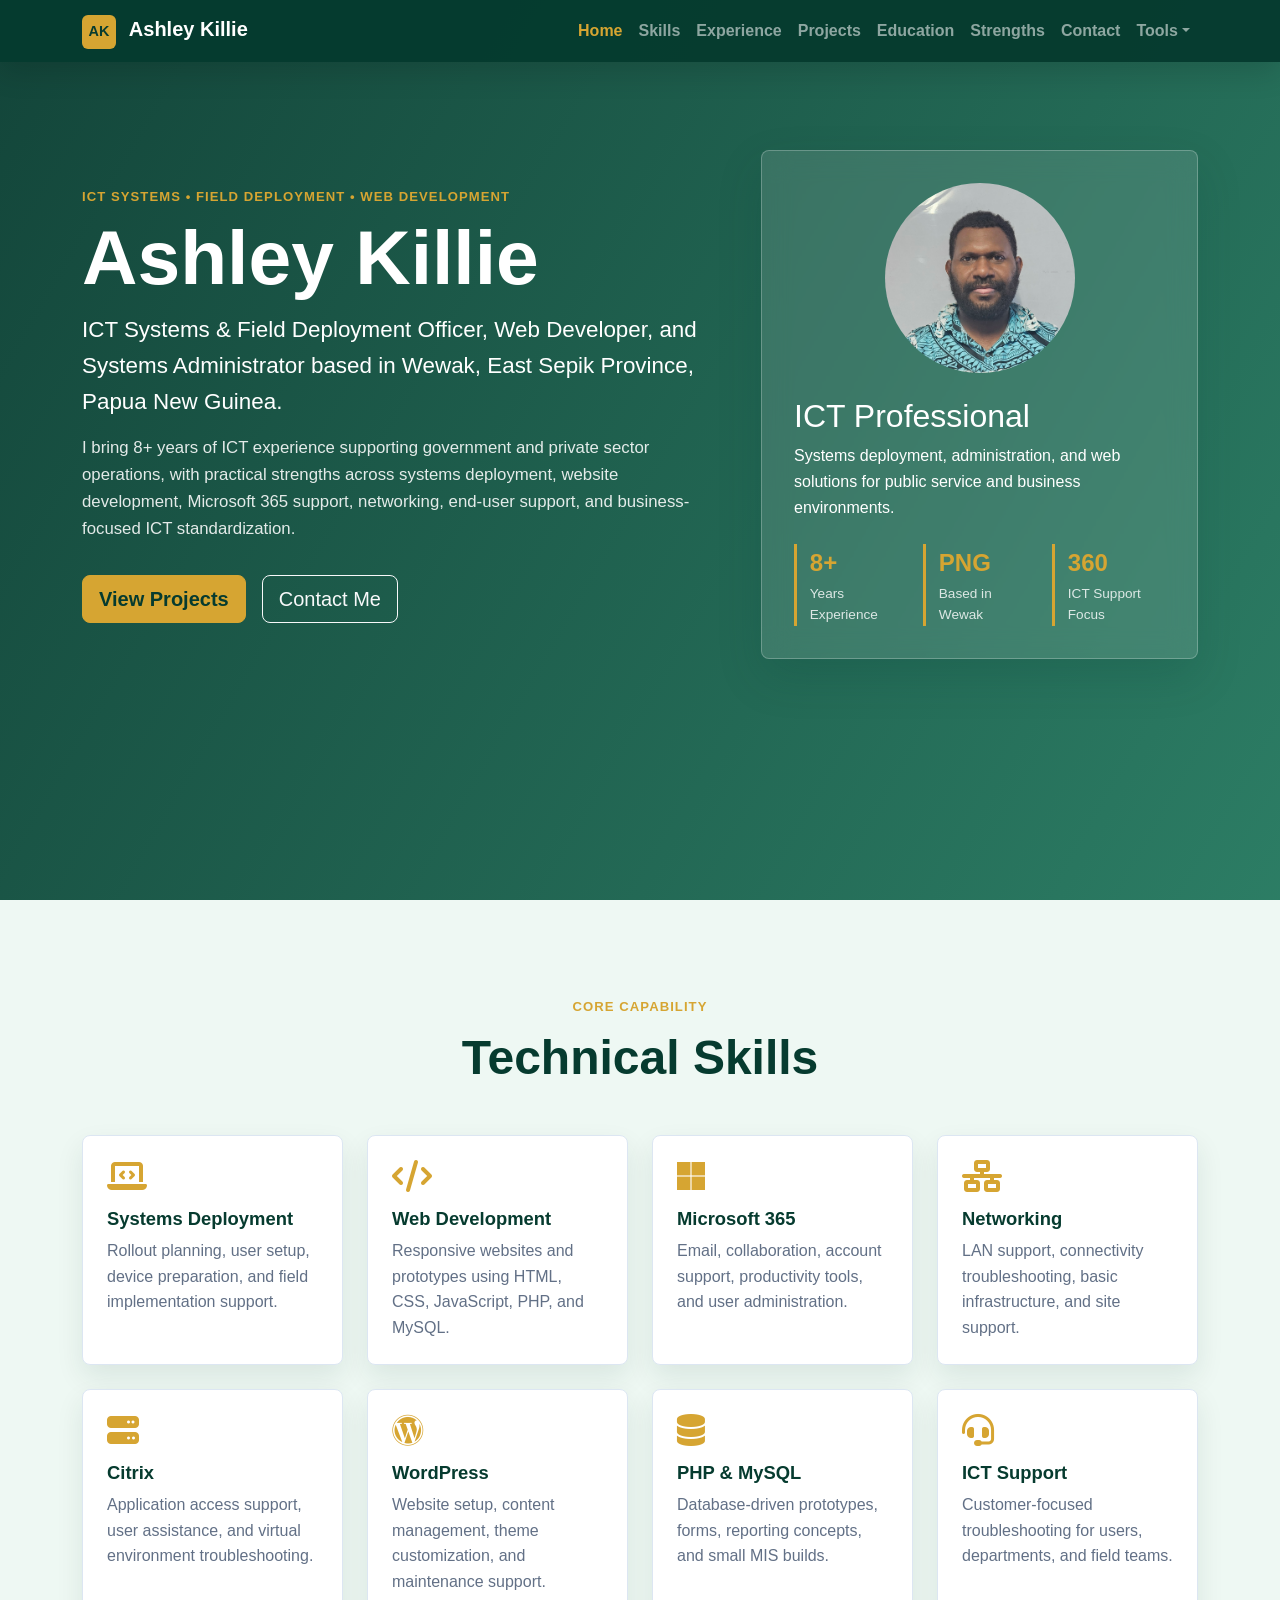
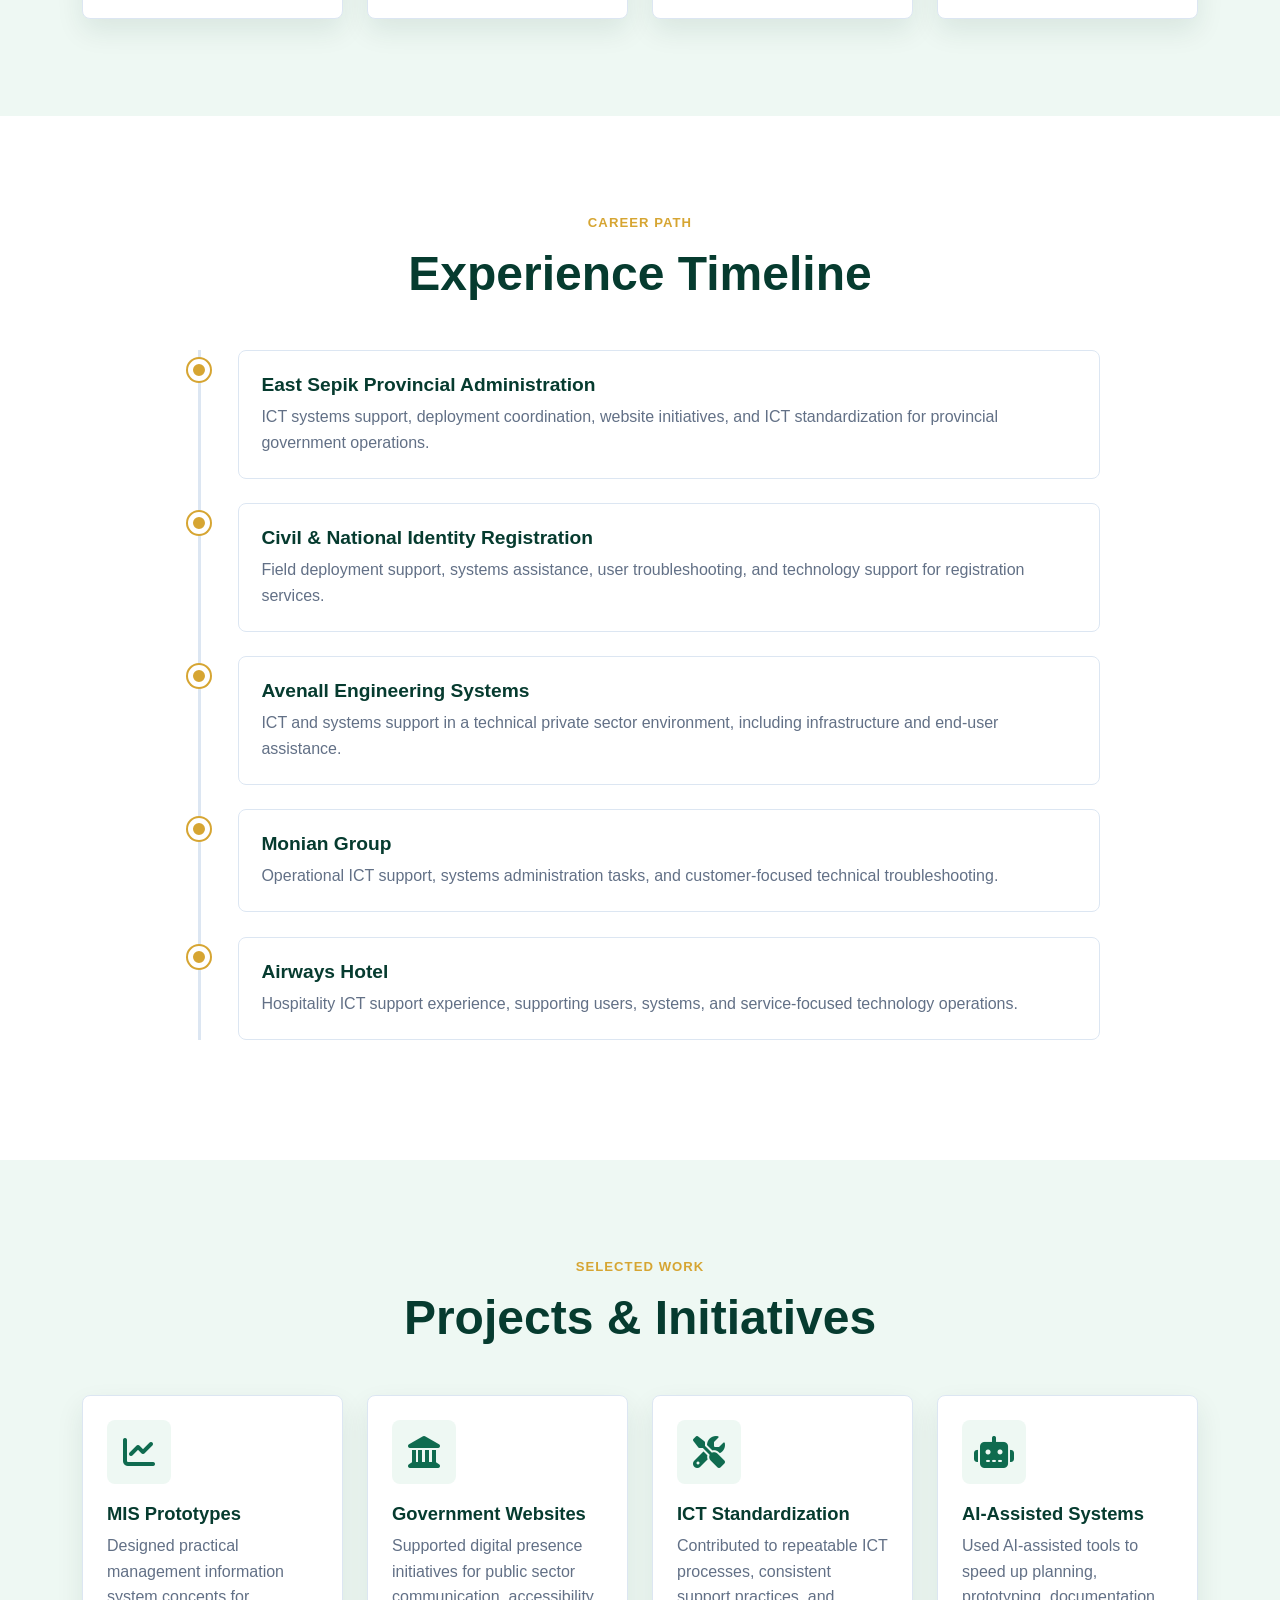
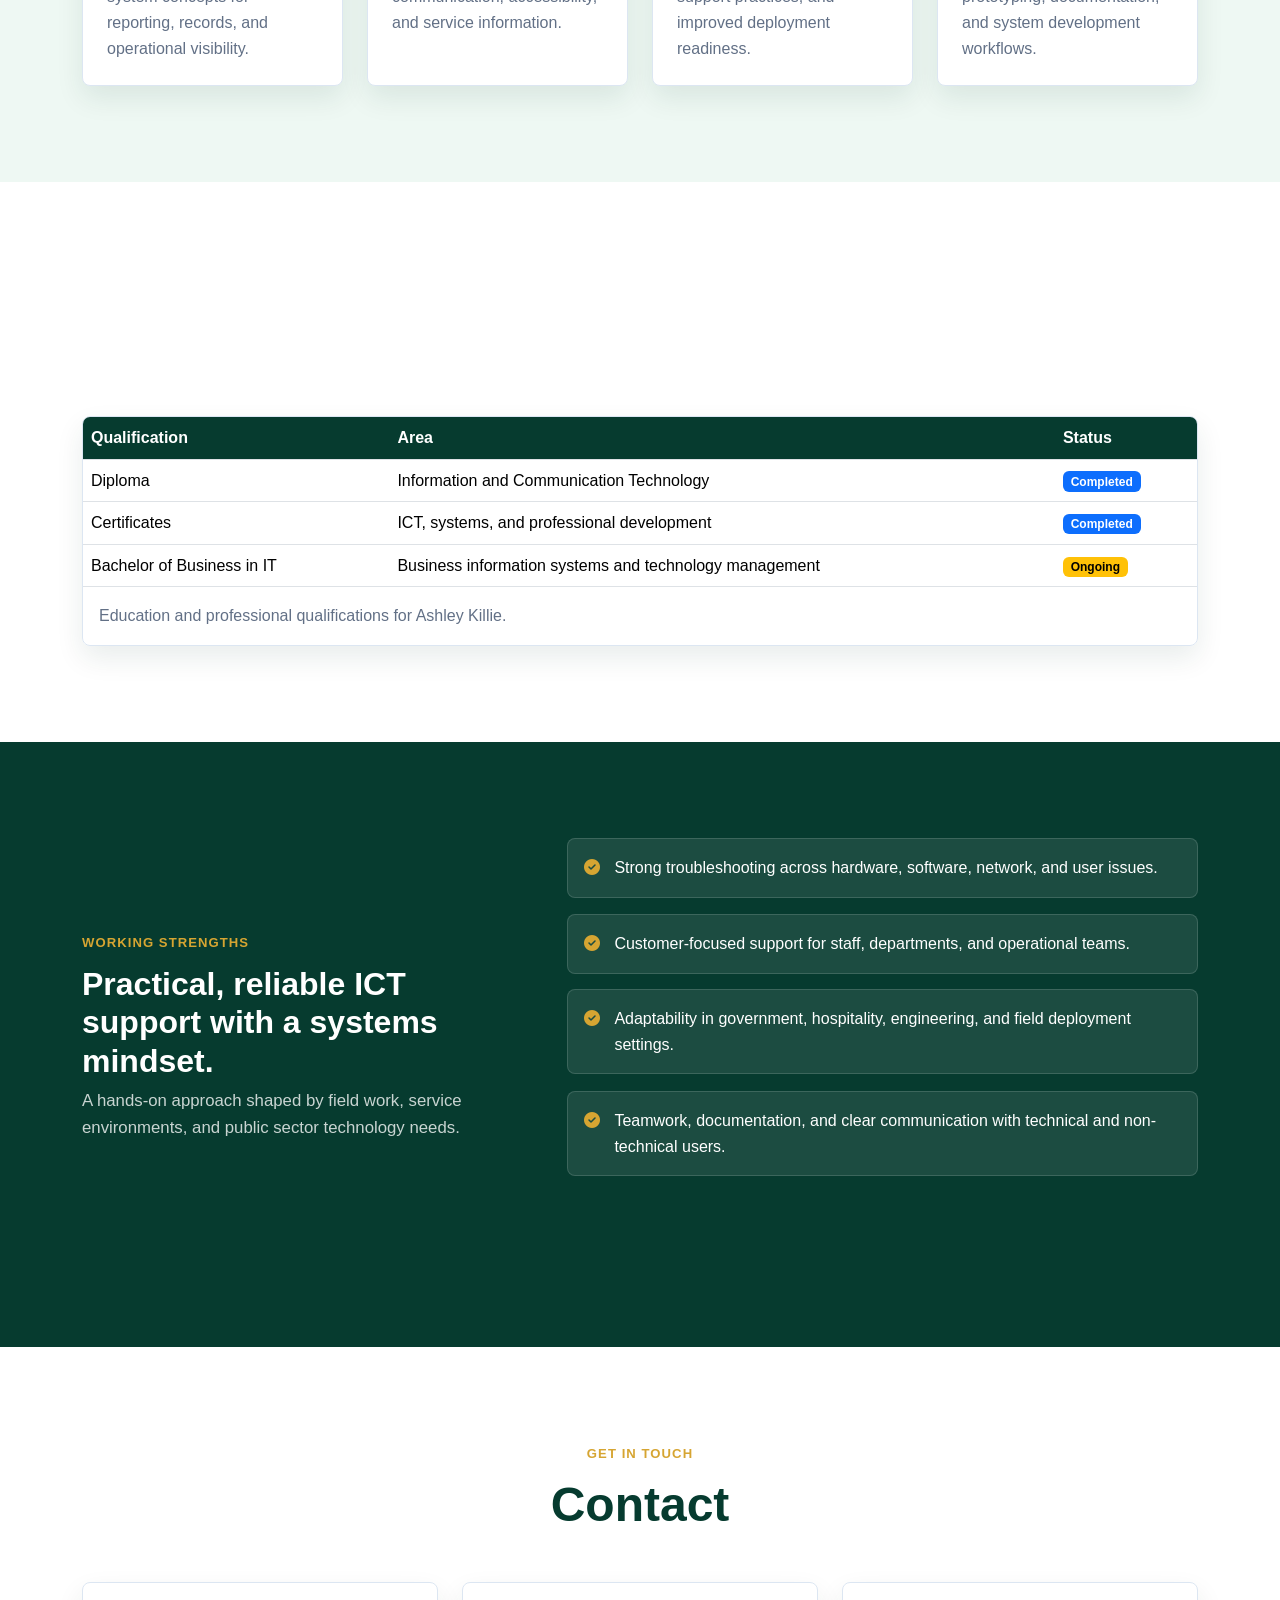
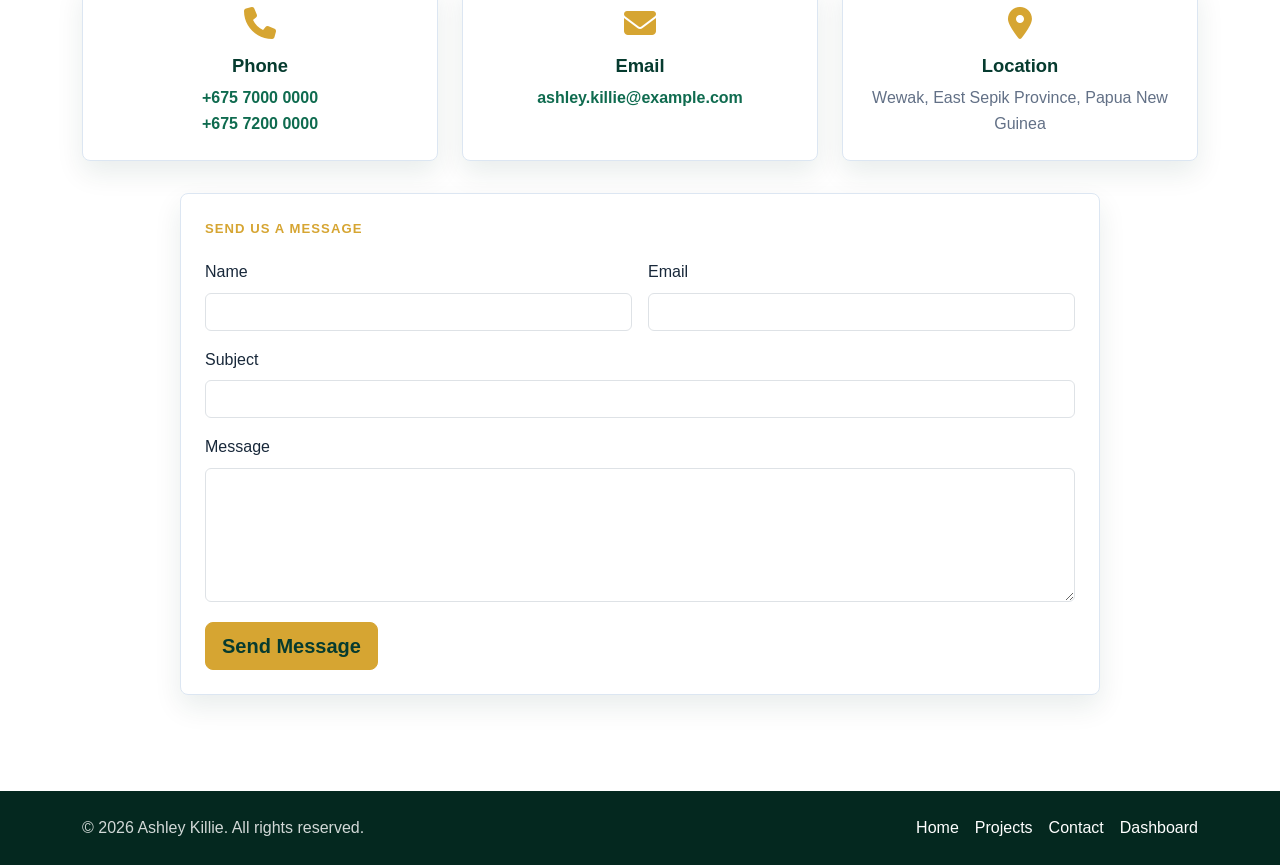
<file: index.html>
<!doctype html>
<html lang="en">
  <head>
    <meta charset="utf-8">
    <meta name="viewport" content="width=device-width, initial-scale=1">
    <meta name="description" content="Portfolio website for Ashley Killie, ICT Systems & Field Deployment Officer, Web Developer, and Systems Administrator based in Wewak, East Sepik Province, Papua New Guinea.">
    <title>Ashley Killie | ICT Systems & Web Portfolio</title>
    <link rel="preconnect" href="https://cdn.jsdelivr.net">
    <link rel="preconnect" href="https://cdnjs.cloudflare.com">
    <link href="https://cdn.jsdelivr.net/npm/bootstrap@5.3.3/dist/css/bootstrap.min.css" rel="stylesheet">
    <link href="https://cdnjs.cloudflare.com/ajax/libs/font-awesome/6.5.2/css/all.min.css" rel="stylesheet">
    <link href="styles.css?v=20260527" rel="stylesheet">
  </head>
  <body>
    <a class="skip-link" href="#main">Skip to main content</a>

    <header>
      <nav class="navbar navbar-expand-lg fixed-top navbar-dark" aria-label="Primary navigation">
        <div class="container">
          <a class="navbar-brand fw-bold" href="#home" aria-label="Ashley Killie home">
            <span class="brand-mark">AK</span>
            Ashley Killie
          </a>
          <button class="navbar-toggler" type="button" data-bs-toggle="collapse" data-bs-target="#mainNav" aria-controls="mainNav" aria-expanded="false" aria-label="Toggle navigation">
            <span class="navbar-toggler-icon"></span>
          </button>
          <div class="collapse navbar-collapse" id="mainNav">
            <ul class="navbar-nav ms-auto mb-2 mb-lg-0">
              <li class="nav-item"><a class="nav-link" href="#home">Home</a></li>
              <li class="nav-item"><a class="nav-link" href="#skills">Skills</a></li>
              <li class="nav-item"><a class="nav-link" href="#experience">Experience</a></li>
              <li class="nav-item"><a class="nav-link" href="#projects">Projects</a></li>
              <li class="nav-item"><a class="nav-link" href="#education">Education</a></li>
              <li class="nav-item"><a class="nav-link" href="#strengths">Strengths</a></li>
              <li class="nav-item"><a class="nav-link" href="#contact">Contact</a></li>
              <li class="nav-item dropdown">
                <a class="nav-link dropdown-toggle" href="#" id="toolsDropdown" role="button" data-bs-toggle="dropdown" aria-expanded="false">Tools</a>
                <ul class="dropdown-menu" aria-labelledby="toolsDropdown">
                  <li><a class="dropdown-item" href="digital-clock.html"><i class="fa-solid fa-clock"></i> Digital Clock</a></li>
                  <li><a class="dropdown-item" href="weather-dashboard.html"><i class="fa-solid fa-cloud-sun"></i> Weather Dashboard</a></li>
                  <li><hr class="dropdown-divider"></li>
                  <li><a class="dropdown-item" href="dashboard.html"><i class="fa-solid fa-gauge"></i> Dashboard</a></li>
                </ul>
              </li>
            </ul>
          </div>
        </div>
      </nav>
    </header>

    <main id="main">
      <section id="home" class="hero section-padding">
        <div class="container">
          <div class="row align-items-center g-5">
            <div class="col-lg-7">
              <p class="eyebrow">ICT Systems • Field Deployment • Web Development</p>
              <h1>Ashley Killie</h1>
              <p class="lead">
                ICT Systems & Field Deployment Officer, Web Developer, and Systems Administrator based in Wewak, East Sepik Province, Papua New Guinea.
              </p>
              <p class="hero-summary">
                I bring 8+ years of ICT experience supporting government and private sector operations, with practical strengths across systems deployment, website development, Microsoft 365 support, and tech troubleshooting. I'm confident with modern web development tools and actively use AI-assisted solutions for faster prototyping and learning.
              </p>
              <div class="hero-actions">
                <a class="btn btn-gold btn-lg" href="#projects">View Projects</a>
                <a class="btn btn-outline-light btn-lg" href="#contact">Contact Me</a>
              </div>
            </div>
            <div class="col-lg-5">
              <div class="profile-card" aria-label="Professional profile highlights">
                <figure class="profile-photo">
                  <img src="assets/ashley-profile.jpg" alt="Portrait of Ashley Killie" onerror="this.classList.add('is-hidden'); this.nextElementSibling.classList.remove('is-hidden');">
                  <span class="avatar-placeholder is-hidden" aria-hidden="true">
                    <i class="fa-solid fa-user-tie"></i>
                  </span>
                </figure>
                <h2>ICT Professional</h2>
                <p>Systems deployment, administration, and web solutions for public service and business environments.</p>
                <dl class="profile-stats">
                  <div>
                    <dt>8+</dt>
                    <dd>Years Experience</dd>
                  </div>
                  <div>
                    <dt>PNG</dt>
                    <dd>Based in Wewak</dd>
                  </div>
                  <div>
                    <dt>360</dt>
                    <dd>ICT Support Focus</dd>
                  </div>
                </dl>
              </div>
            </div>
          </div>
        </div>
      </section>

      <section id="skills" class="section-padding bg-light-blue">
        <div class="container">
          <div class="section-heading">
            <p class="eyebrow">Core Capability</p>
            <h2>Technical Skills</h2>
          </div>
          <div class="row g-4">
            <div class="col-sm-6 col-lg-3">
              <article class="skill-card">
                <i class="fa-solid fa-laptop-code" aria-hidden="true"></i>
                <h3>Systems Deployment</h3>
                <p>Rollout planning, user setup, device preparation, and field implementation support.</p>
              </article>
            </div>
            <div class="col-sm-6 col-lg-3">
              <article class="skill-card">
                <i class="fa-solid fa-code" aria-hidden="true"></i>
                <h3>Web Development</h3>
                <p>Responsive websites and prototypes using HTML, CSS, JavaScript, PHP, and MySQL.</p>
              </article>
            </div>
            <div class="col-sm-6 col-lg-3">
              <article class="skill-card">
                <i class="fa-brands fa-microsoft" aria-hidden="true"></i>
                <h3>Microsoft 365</h3>
                <p>Email, collaboration, account support, productivity tools, and user administration.</p>
              </article>
            </div>
            <div class="col-sm-6 col-lg-3">
              <article class="skill-card">
                <i class="fa-solid fa-network-wired" aria-hidden="true"></i>
                <h3>Networking</h3>
                <p>LAN support, connectivity troubleshooting, basic infrastructure, and site support.</p>
              </article>
            </div>
            <div class="col-sm-6 col-lg-3">
              <article class="skill-card">
                <i class="fa-solid fa-server" aria-hidden="true"></i>
                <h3>Citrix</h3>
                <p>Application access support, user assistance, and virtual environment troubleshooting.</p>
              </article>
            </div>
            <div class="col-sm-6 col-lg-3">
              <article class="skill-card">
                <i class="fa-brands fa-wordpress" aria-hidden="true"></i>
                <h3>WordPress</h3>
                <p>Website setup, content management, theme customization, and maintenance support.</p>
              </article>
            </div>
            <div class="col-sm-6 col-lg-3">
              <article class="skill-card">
                <i class="fa-solid fa-database" aria-hidden="true"></i>
                <h3>PHP & MySQL</h3>
                <p>Database-driven prototypes, forms, reporting concepts, and small MIS builds.</p>
              </article>
            </div>
            <div class="col-sm-6 col-lg-3">
              <article class="skill-card">
                <i class="fa-solid fa-headset" aria-hidden="true"></i>
                <h3>ICT Support</h3>
                <p>Customer-focused troubleshooting for users, departments, and field teams.</p>
              </article>
            </div>
          </div>
        </div>
      </section>

      <section id="experience" class="section-padding">
        <div class="container">
          <div class="section-heading">
            <p class="eyebrow">Career Path</p>
            <h2>Experience Timeline</h2>
          </div>
          <div class="timeline" aria-label="Professional experience timeline">
            <article class="timeline-item">
              <div class="timeline-dot" aria-hidden="true"></div>
              <div class="timeline-content">
                <h3>East Sepik Provincial Administration</h3>
                <p>ICT systems support, deployment coordination, website initiatives, and ICT standardization for provincial government operations.</p>
              </div>
            </article>
            <article class="timeline-item">
              <div class="timeline-dot" aria-hidden="true"></div>
              <div class="timeline-content">
                <h3>Civil & National Identity Registration</h3>
                <p>Field deployment support, systems assistance, user troubleshooting, and technology support for registration services.</p>
              </div>
            </article>
            <article class="timeline-item">
              <div class="timeline-dot" aria-hidden="true"></div>
              <div class="timeline-content">
                <h3>Avenall Engineering Systems</h3>
                <p>ICT and systems support in a technical private sector environment, including infrastructure and end-user assistance.</p>
              </div>
            </article>
            <article class="timeline-item">
              <div class="timeline-dot" aria-hidden="true"></div>
              <div class="timeline-content">
                <h3>Monian Group</h3>
                <p>Operational ICT support, systems administration tasks, and customer-focused technical troubleshooting.</p>
              </div>
            </article>
            <article class="timeline-item">
              <div class="timeline-dot" aria-hidden="true"></div>
              <div class="timeline-content">
                <h3>Airways Hotel</h3>
                <p>Hospitality ICT support experience, supporting users, systems, and service-focused technology operations.</p>
              </div>
            </article>
          </div>
        </div>
      </section>

      <section id="projects" class="section-padding bg-light-blue">
        <div class="container">
          <div class="section-heading">
            <p class="eyebrow">Selected Work</p>
            <h2>Projects & Initiatives</h2>
          </div>
          <div class="row g-4">
            <div class="col-md-6 col-xl-3">
              <article class="project-card">
                <div class="project-icon"><i class="fa-solid fa-chart-line" aria-hidden="true"></i></div>
                <h3>MIS Prototypes</h3>
                <p>Designed practical management information system concepts for reporting, records, and operational visibility.</p>
              </article>
            </div>
            <div class="col-md-6 col-xl-3">
              <article class="project-card">
                <div class="project-icon"><i class="fa-solid fa-landmark" aria-hidden="true"></i></div>
                <h3>Government Websites</h3>
                <p>Supported digital presence initiatives for public sector communication, accessibility, and service information.</p>
              </article>
            </div>
            <div class="col-md-6 col-xl-3">
              <article class="project-card">
                <div class="project-icon"><i class="fa-solid fa-screwdriver-wrench" aria-hidden="true"></i></div>
                <h3>ICT Standardization</h3>
                <p>Contributed to repeatable ICT processes, consistent support practices, and improved deployment readiness.</p>
              </article>
            </div>
            <div class="col-md-6 col-xl-3">
              <article class="project-card">
                <div class="project-icon"><i class="fa-solid fa-robot" aria-hidden="true"></i></div>
                <h3>AI-Assisted Systems</h3>
                <p>Used AI-assisted tools to speed up planning, prototyping, documentation, and system development workflows.</p>
              </article>
            </div>
          </div>
        </div>
      </section>

      <section id="education" class="section-padding">
        <div class="container">
          <div class="section-heading">
            <p class="eyebrow">Qualifications</p>
            <h2>Education</h2>
          </div>
          <div class="table-responsive education-table-wrap">
            <table class="table table-hover align-middle education-table">
              <caption>Education and professional qualifications for Ashley Killie.</caption>
              <thead>
                <tr>
                  <th scope="col">Qualification</th>
                  <th scope="col">Area</th>
                  <th scope="col">Status</th>
                </tr>
              </thead>
              <tbody>
                <tr>
                  <td>Diploma</td>
                  <td>Information and Communication Technology</td>
                  <td><span class="badge text-bg-primary">Completed</span></td>
                </tr>
                <tr>
                  <td>Certificates</td>
                  <td>ICT, systems, and professional development</td>
                  <td><span class="badge text-bg-primary">Completed</span></td>
                </tr>
                <tr>
                  <td>Bachelor of Business in IT</td>
                  <td>Business information systems and technology management</td>
                  <td><span class="badge text-bg-warning">Ongoing</span></td>
                </tr>
              </tbody>
            </table>
          </div>
        </div>
      </section>

      <section id="strengths" class="section-padding bg-navy text-white">
        <div class="container">
          <div class="row align-items-center g-5">
            <div class="col-lg-5">
              <p class="eyebrow text-gold">Working Strengths</p>
              <h2>Practical, reliable ICT support with a systems mindset.</h2>
              <p class="strength-copy">A hands-on approach shaped by field work, service environments, and public sector technology needs.</p>
            </div>
            <div class="col-lg-7">
              <ul class="strength-list">
                <li><i class="fa-solid fa-circle-check" aria-hidden="true"></i> Strong troubleshooting across hardware, software, network, and user issues.</li>
                <li><i class="fa-solid fa-circle-check" aria-hidden="true"></i> Customer-focused support for staff, departments, and operational teams.</li>
                <li><i class="fa-solid fa-circle-check" aria-hidden="true"></i> Adaptability in government, hospitality, engineering, and field deployment settings.</li>
                <li><i class="fa-solid fa-circle-check" aria-hidden="true"></i> Teamwork, documentation, and clear communication with technical and non-technical users.</li>
                <li><i class="fa-solid fa-circle-check" aria-hidden="true"></i> Confident use of AI-assisted tools for faster prototyping, planning, and learning.</li>
              </ul>
            </div>
          </div>
        </div>
      </section>

      <section id="contact" class="section-padding">
        <div class="container">
          <div class="section-heading">
            <p class="eyebrow">Get In Touch</p>
            <h2>Contact</h2>
          </div>
          <div class="row g-4">
            <div class="col-md-4">
              <article class="contact-card">
                <i class="fa-solid fa-phone" aria-hidden="true"></i>
                <h3>Phone</h3>
                <p><a href="tel:+67570000000">+675 7000 0000</a></p>
                <p><a href="tel:+67572000000">+675 7200 0000</a></p>
              </article>
            </div>
            <div class="col-md-4">
              <article class="contact-card">
                <i class="fa-solid fa-envelope" aria-hidden="true"></i>
                <h3>Email</h3>
                <p><a href="mailto:ashley.killie@example.com">ashley.killie@example.com</a></p>
              </article>
            </div>
            <div class="col-md-4">
              <article class="contact-card">
                <i class="fa-solid fa-location-dot" aria-hidden="true"></i>
                <h3>Location</h3>
                <p>Wewak, East Sepik Province, Papua New Guinea</p>
              </article>
            </div>
          </div>
          <form class="message-form" id="messageForm">
            <div class="message-form-header">
              <p class="eyebrow">Send Us A Message</p>
            </div>
            <div class="row g-3">
              <div class="col-md-6">
                <label class="form-label" for="messageName">Name</label>
                <input class="form-control" id="messageName" name="name" required type="text">
              </div>
              <div class="col-md-6">
                <label class="form-label" for="messageEmail">Email</label>
                <input class="form-control" id="messageEmail" name="email" required type="email">
              </div>
              <div class="col-12">
                <label class="form-label" for="messageSubject">Subject</label>
                <input class="form-control" id="messageSubject" name="subject" required type="text">
              </div>
              <div class="col-12">
                <label class="form-label" for="messageText">Message</label>
                <textarea class="form-control" id="messageText" name="message" required rows="5"></textarea>
              </div>
            </div>
            <div class="message-form-actions">
              <button class="btn btn-gold btn-lg" type="submit">Send Message</button>
              <p class="message-status" id="messageStatus" role="status" aria-live="polite"></p>
            </div>
          </form>
        </div>
      </section>
    </main>

    <footer class="site-footer">
      <div class="container">
        <div class="footer-content">
          <p>&copy; <span id="year"></span> Ashley Killie. All rights reserved.</p>
          <ul class="footer-links" aria-label="Footer quick links">
            <li><a href="#home">Home</a></li>
            <li><a href="#projects">Projects</a></li>
            <li><a href="digital-clock.html">Clock</a></li>
            <li><a href="weather-dashboard.html">Weather</a></li>
            <li><a href="#contact">Contact</a></li>
            <li><a href="dashboard.html">Dashboard</a></li>
          </ul>
        </div>
      </div>
    </footer>

    <script src="https://cdn.jsdelivr.net/npm/bootstrap@5.3.3/dist/js/bootstrap.bundle.min.js"></script>
    <script src="script.js"></script>
  </body>
</html>
</file>
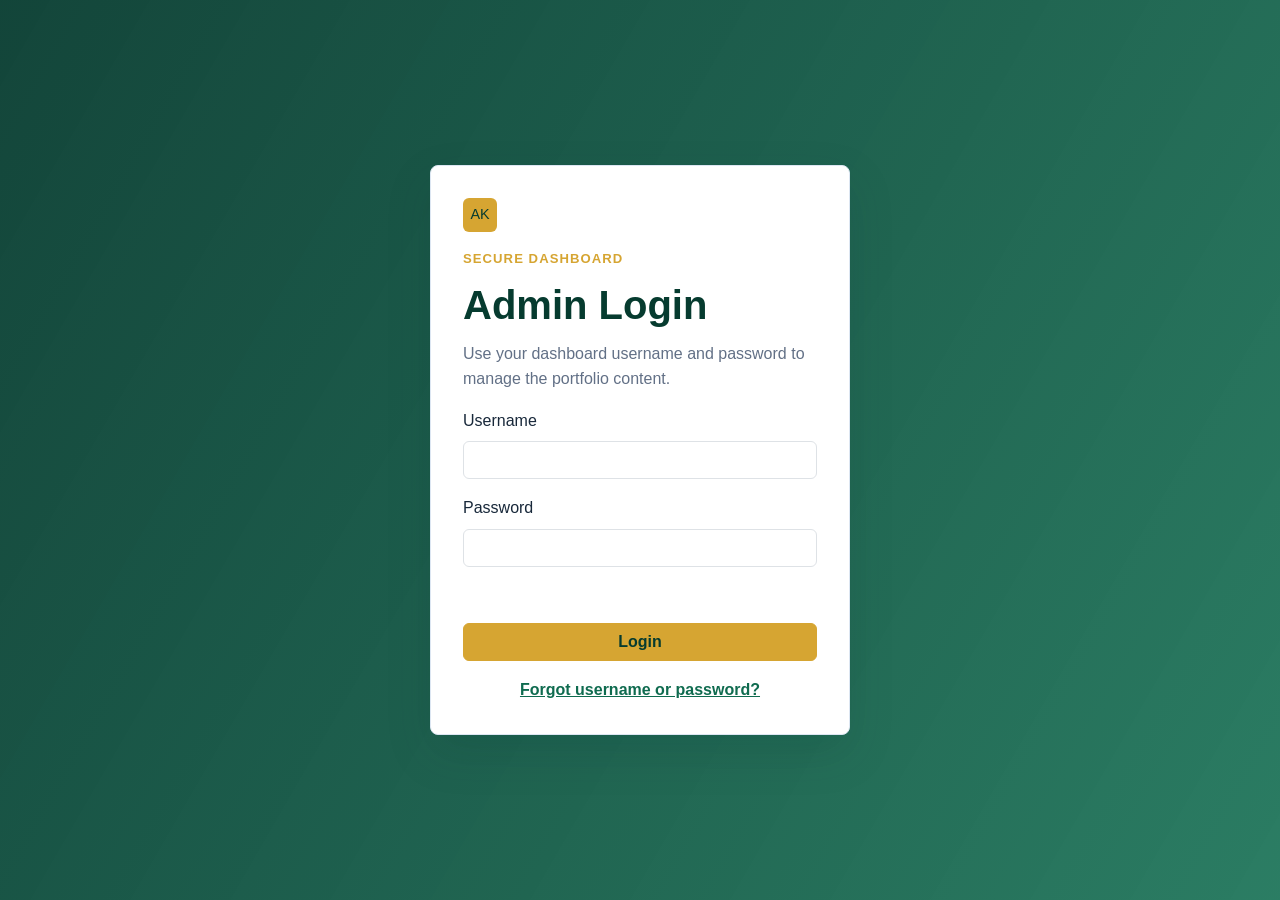
<file: dashboard.html>
<!doctype html>
<html lang="en">
  <head>
    <meta charset="utf-8">
    <meta name="viewport" content="width=device-width, initial-scale=1">
    <meta name="description" content="Portfolio management dashboard for Ashley Killie's personal website.">
    <title>Portfolio Dashboard | ASHLEY KILLIE</title>
    <link rel="preconnect" href="https://cdn.jsdelivr.net">
    <link rel="preconnect" href="https://cdnjs.cloudflare.com">
    <link href="https://cdn.jsdelivr.net/npm/bootstrap@5.3.3/dist/css/bootstrap.min.css" rel="stylesheet">
    <link href="https://cdnjs.cloudflare.com/ajax/libs/font-awesome/6.5.2/css/all.min.css" rel="stylesheet">
    <link href="styles.css?v=20260527" rel="stylesheet">
    <link href="dashboard.css?v=20260527" rel="stylesheet">
  </head>
  <body class="dashboard-body">
    <a class="skip-link" href="#dashboard-main">Skip to dashboard content</a>

    <section class="login-screen" id="loginScreen" aria-labelledby="loginTitle">
      <form class="login-card" id="loginForm">
        <span class="brand-mark">AK</span>
        <p class="eyebrow">Secure Dashboard</p>
        <h1 id="loginTitle">Admin Login</h1>
        <p class="login-help">Use your dashboard username and password to manage the portfolio content.</p>
        <div class="mb-3">
          <label class="form-label" for="loginUsername">Username</label>
          <input class="form-control" id="loginUsername" autocomplete="username" required type="text">
        </div>
        <div class="mb-3">
          <label class="form-label" for="loginPassword">Password</label>
          <input class="form-control" id="loginPassword" autocomplete="current-password" required type="password">
        </div>
        <p class="login-error" id="loginError" role="alert"></p>
        <button class="btn btn-gold w-100" type="submit">Login</button>
        <button class="forgot-login" id="forgotLoginButton" type="button">Forgot username or password?</button>
        <p class="login-recovery" id="loginRecovery" role="status" aria-live="polite"></p>
      </form>
    </section>

    <aside class="dashboard-sidebar dashboard-private" aria-label="Dashboard navigation">
      <a class="dashboard-brand" href="dashboard.html">
        <span class="brand-mark">AK</span>
        Portfolio Admin
      </a>
      <nav>
        <a href="#profile"><i class="fa-solid fa-user" aria-hidden="true"></i> Profile</a>
        <a href="#lists"><i class="fa-solid fa-layer-group" aria-hidden="true"></i> Content</a>
        <a href="#footer-editor"><i class="fa-solid fa-link" aria-hidden="true"></i> Footer</a>
        <a href="#data-tools"><i class="fa-solid fa-database" aria-hidden="true"></i> Data Tools</a>
        <a href="index.html"><i class="fa-solid fa-arrow-up-right-from-square" aria-hidden="true"></i> View Site</a>
      </nav>
    </aside>

    <div class="dashboard-shell dashboard-private">
      <header class="dashboard-topbar">
        <div>
          <p class="eyebrow">Portfolio Control Panel</p>
          <h1>Manage Website Content</h1>
        </div>
        <div class="topbar-actions">
          <button class="btn btn-outline-secondary" id="logoutButton" type="button">Logout</button>
          <button class="btn btn-outline-primary" id="resetButton" type="button">Reset Defaults</button>
          <button class="btn btn-gold" id="saveButton" type="button">Save Changes</button>
        </div>
      </header>

      <main id="dashboard-main" class="dashboard-main">
        <section class="dashboard-stats" aria-label="Portfolio content summary">
          <article>
            <span id="skillCount">0</span>
            <p>Skills</p>
          </article>
          <article>
            <span id="experienceCount">0</span>
            <p>Experience Items</p>
          </article>
          <article>
            <span id="projectCount">0</span>
            <p>Projects</p>
          </article>
          <article>
            <span id="educationCount">0</span>
            <p>Education Items</p>
          </article>
        </section>

        <section id="profile" class="dashboard-card">
          <div class="dashboard-card-header">
            <div>
              <p class="eyebrow">Home Section</p>
              <h2>Profile & Contact</h2>
            </div>
            <p class="status-message" id="statusMessage" role="status" aria-live="polite"></p>
          </div>

          <form id="profileForm" class="row g-3">
            <div class="col-md-6">
              <label class="form-label" for="profileName">Name</label>
              <input class="form-control" id="profileName" name="name" type="text">
            </div>
            <div class="col-md-6">
              <label class="form-label" for="profileCardTitle">Profile Card Title</label>
              <input class="form-control" id="profileCardTitle" name="cardTitle" type="text">
            </div>
            <div class="col-12">
              <label class="form-label" for="profileTitle">Professional Title</label>
              <textarea class="form-control" id="profileTitle" name="title" rows="2"></textarea>
            </div>
            <div class="col-12">
              <label class="form-label" for="profileSummary">Profile Summary</label>
              <textarea class="form-control" id="profileSummary" name="summary" rows="4"></textarea>
            </div>
            <div class="col-12">
              <label class="form-label" for="profileCardText">Profile Card Text</label>
              <textarea class="form-control" id="profileCardText" name="cardText" rows="2"></textarea>
            </div>
            <div class="col-md-3">
              <label class="form-label" for="phone1">Phone 1</label>
              <input class="form-control" id="phone1" name="phone1" type="text">
            </div>
            <div class="col-md-3">
              <label class="form-label" for="phone2">Phone 2</label>
              <input class="form-control" id="phone2" name="phone2" type="text">
            </div>
            <div class="col-md-3">
              <label class="form-label" for="email">Email</label>
              <input class="form-control" id="email" name="email" type="email">
            </div>
            <div class="col-md-3">
              <label class="form-label" for="location">Location</label>
              <input class="form-control" id="location" name="location" type="text">
            </div>
          </form>
        </section>

        <section id="lists" class="dashboard-grid" aria-label="Editable portfolio sections">
          <article class="dashboard-card">
            <div class="dashboard-card-header">
              <h2>Stats</h2>
              <button class="btn btn-sm btn-outline-primary" data-add="stats" type="button">Add Stat</button>
            </div>
            <div class="editable-list" id="statsList"></div>
          </article>

          <article class="dashboard-card">
            <div class="dashboard-card-header">
              <h2>Skills</h2>
              <button class="btn btn-sm btn-outline-primary" data-add="skills" type="button">Add Skill</button>
            </div>
            <div class="editable-list" id="skillsList"></div>
          </article>

          <article class="dashboard-card">
            <div class="dashboard-card-header">
              <h2>Experience</h2>
              <button class="btn btn-sm btn-outline-primary" data-add="experience" type="button">Add Role</button>
            </div>
            <div class="editable-list" id="experienceList"></div>
          </article>

          <article class="dashboard-card">
            <div class="dashboard-card-header">
              <h2>Projects</h2>
              <button class="btn btn-sm btn-outline-primary" data-add="projects" type="button">Add Project</button>
            </div>
            <div class="editable-list" id="projectsList"></div>
          </article>

          <article class="dashboard-card">
            <div class="dashboard-card-header">
              <h2>Education</h2>
              <button class="btn btn-sm btn-outline-primary" data-add="education" type="button">Add Education</button>
            </div>
            <div class="editable-list" id="educationList"></div>
          </article>

          <article class="dashboard-card">
            <div class="dashboard-card-header">
              <h2>Strengths</h2>
              <button class="btn btn-sm btn-outline-primary" data-add="strengths" type="button">Add Strength</button>
            </div>
            <div class="editable-list" id="strengthsList"></div>
          </article>
        </section>

        <section id="footer-editor" class="dashboard-card">
          <div class="dashboard-card-header">
            <div>
              <p class="eyebrow">Website Footer</p>
              <h2>Footer Editor</h2>
            </div>
            <button class="btn btn-sm btn-outline-primary" data-add="footerLinks" type="button">Add Footer Link</button>
          </div>

          <form id="footerForm" class="row g-3">
            <div class="col-12">
              <label class="form-label" for="footerText">Footer Text</label>
              <input class="form-control" id="footerText" name="text" type="text">
            </div>
          </form>

          <div class="editable-list footer-links-editor" id="footerLinksList"></div>
        </section>

        <section id="data-tools" class="dashboard-card">
          <div class="dashboard-card-header">
            <div>
              <p class="eyebrow">Backup & Restore</p>
              <h2>Data Tools</h2>
            </div>
            <div class="topbar-actions">
              <button class="btn btn-outline-primary" id="exportButton" type="button">Export JSON</button>
              <button class="btn btn-outline-primary" id="importButton" type="button">Import JSON</button>
            </div>
          </div>
          <label class="form-label" for="jsonData">Portfolio JSON</label>
          <textarea class="form-control font-monospace" id="jsonData" rows="10" spellcheck="false"></textarea>
        </section>
      </main>

      <footer class="site-footer dashboard-footer">
        <div class="footer-content">
          <p>&copy; <span id="dashboardYear"></span> Ashley Killie. Dashboard access only.</p>
          <ul class="footer-links" aria-label="Dashboard footer quick links">
            <li><a href="#profile">Profile</a></li>
            <li><a href="#lists">Content</a></li>
            <li><a href="#footer-editor">Footer</a></li>
            <li><a href="#data-tools">Data Tools</a></li>
            <li><a href="index.html">View Site</a></li>
          </ul>
        </div>
      </footer>
    </div>

    <script src="https://cdn.jsdelivr.net/npm/bootstrap@5.3.3/dist/js/bootstrap.bundle.min.js"></script>
    <script src="dashboard.js"></script>
  </body>
</html>
</file>
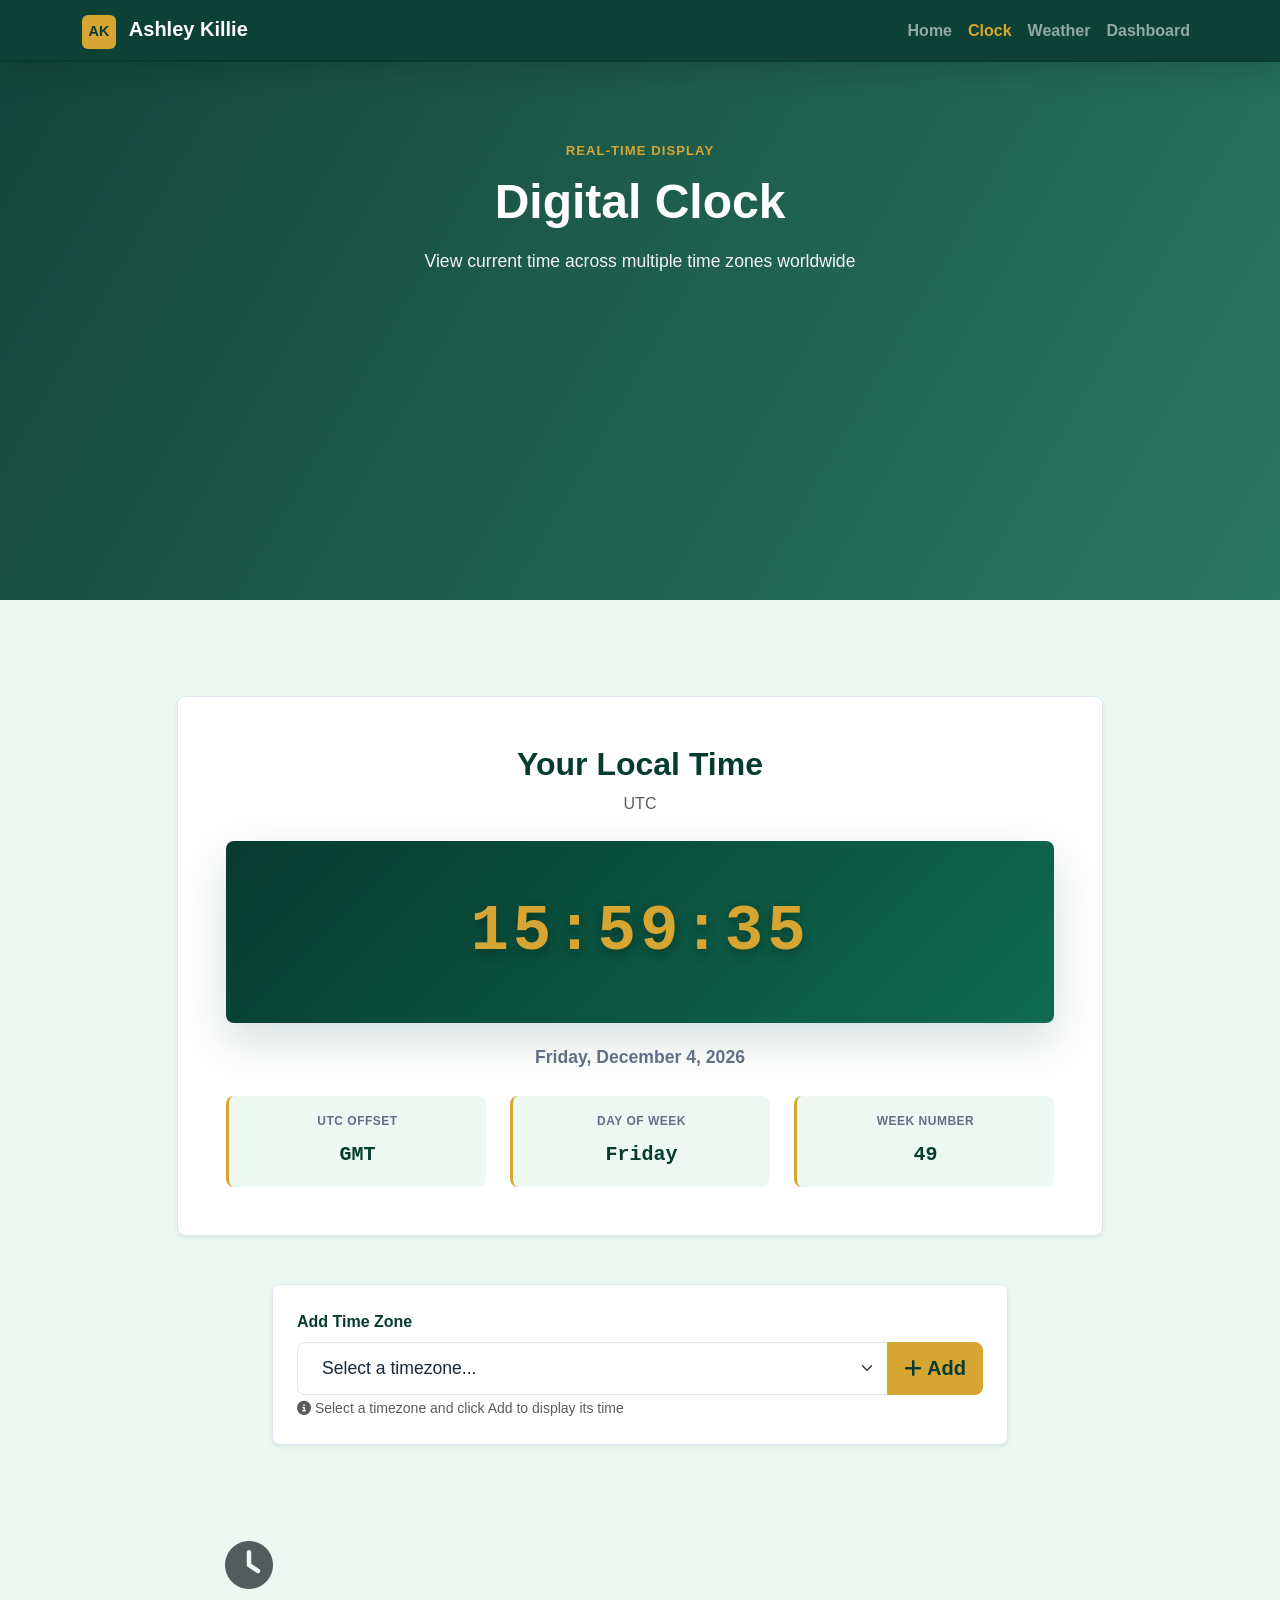
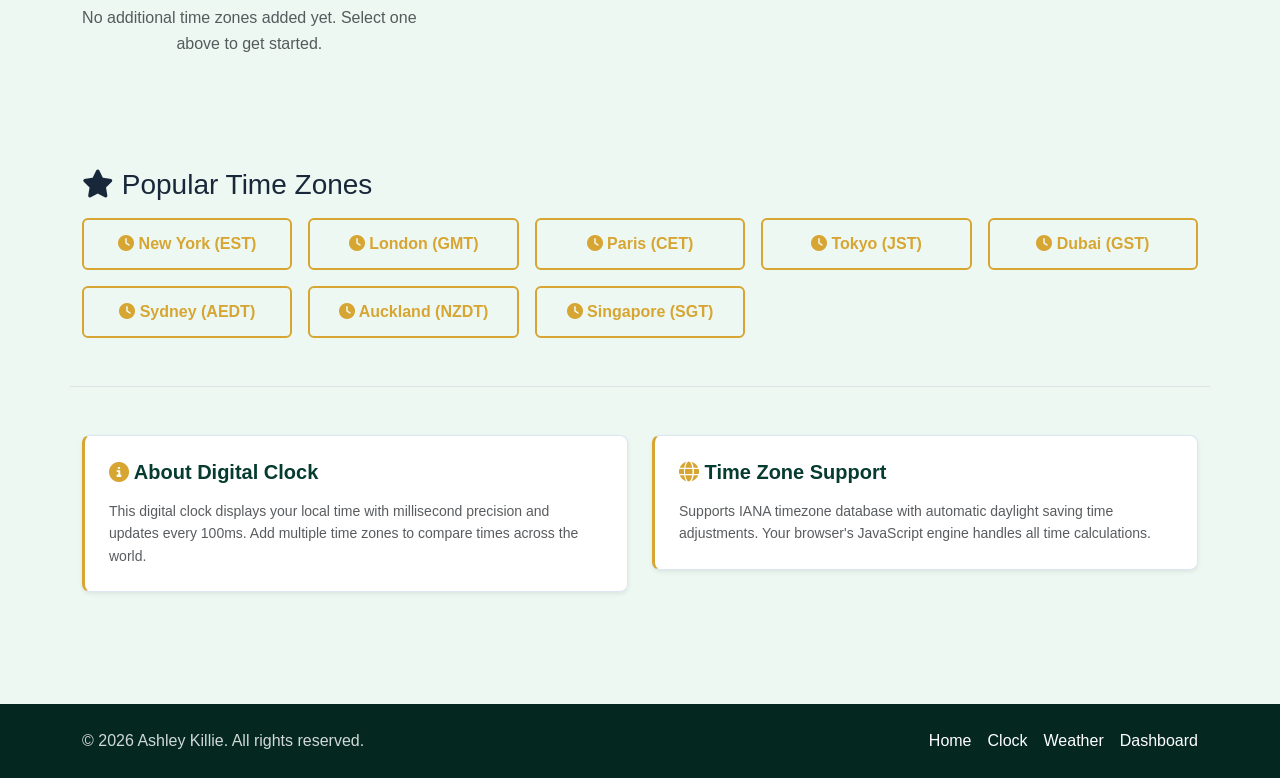
<file: digital-clock.html>
<!doctype html>
<html lang="en">
  <head>
    <meta charset="utf-8">
    <meta name="viewport" content="width=device-width, initial-scale=1">
    <meta name="description" content="Digital Clock - Display current time in multiple time zones">
    <title>Digital Clock | Ashley Killie</title>
    <link rel="preconnect" href="https://cdn.jsdelivr.net">
    <link rel="preconnect" href="https://cdnjs.cloudflare.com">
    <link href="https://cdn.jsdelivr.net/npm/bootstrap@5.3.3/dist/css/bootstrap.min.css" rel="stylesheet">
    <link href="https://cdnjs.cloudflare.com/ajax/libs/font-awesome/6.5.2/css/all.min.css" rel="stylesheet">
    <link href="styles.css?v=20260527" rel="stylesheet">
    <link href="digital-clock.css" rel="stylesheet">
  </head>
  <body>
    <a class="skip-link" href="#main">Skip to main content</a>

    <header>
      <nav class="navbar navbar-expand-lg fixed-top navbar-dark" aria-label="Primary navigation">
        <div class="container">
          <a class="navbar-brand fw-bold" href="index.html" aria-label="Ashley Killie home">
            <span class="brand-mark">AK</span>
            Ashley Killie
          </a>
          <button class="navbar-toggler" type="button" data-bs-toggle="collapse" data-bs-target="#mainNav" aria-controls="mainNav" aria-expanded="false" aria-label="Toggle navigation">
            <span class="navbar-toggler-icon"></span>
          </button>
          <div class="collapse navbar-collapse" id="mainNav">
            <ul class="navbar-nav ms-auto mb-2 mb-lg-0">
              <li class="nav-item"><a class="nav-link" href="index.html">Home</a></li>
              <li class="nav-item"><a class="nav-link active" href="digital-clock.html">Clock</a></li>
              <li class="nav-item"><a class="nav-link" href="weather-dashboard.html">Weather</a></li>
              <li class="nav-item"><a class="nav-link" href="dashboard.html">Dashboard</a></li>
            </ul>
          </div>
        </div>
      </nav>
    </header>

    <main id="main" class="clock-main">
      <section class="clock-hero section-padding">
        <div class="container">
          <div class="section-heading">
            <p class="eyebrow">Real-time Display</p>
            <h1>Digital Clock</h1>
            <p class="lead">View current time across multiple time zones worldwide</p>
          </div>
        </div>
      </section>

      <section class="clock-content section-padding bg-light-blue">
        <div class="container">
          <!-- Primary Clock -->
          <div class="row mb-5">
            <div class="col-lg-10 mx-auto">
              <div class="primary-clock-card p-5 bg-white rounded-3 shadow-sm">
                <div class="text-center mb-4">
                  <h2 class="fw-bold mb-2">Your Local Time</h2>
                  <p class="text-muted" id="localTimezone">—</p>
                </div>
                <div class="primary-clock">
                  <div class="clock-display" id="primaryClock">
                    <span class="clock-time">00:00:00</span>
                  </div>
                  <div class="clock-date" id="primaryDate">—</div>
                  <div class="clock-details mt-4">
                    <div class="detail">
                      <span class="label">UTC Offset</span>
                      <span class="value" id="utcOffset">—</span>
                    </div>
                    <div class="detail">
                      <span class="label">Day of Week</span>
                      <span class="value" id="dayOfWeek">—</span>
                    </div>
                    <div class="detail">
                      <span class="label">Week Number</span>
                      <span class="value" id="weekNumber">—</span>
                    </div>
                  </div>
                </div>
              </div>
            </div>
          </div>

          <!-- Time Zone Selector -->
          <div class="row mb-5">
            <div class="col-lg-8 mx-auto">
              <div class="timezone-selector-card p-4 bg-white rounded-3 shadow-sm">
                <label class="form-label fw-bold" for="timezoneSelect">Add Time Zone</label>
                <div class="input-group input-group-lg">
                  <select class="form-select" id="timezoneSelect" aria-label="Select time zone">
                    <option value="">Select a timezone...</option>
                  </select>
                  <button class="btn btn-gold" type="button" id="addTimezoneBtn" aria-label="Add timezone">
                    <i class="fa-solid fa-plus"></i> Add
                  </button>
                </div>
                <small class="form-text text-muted mt-2">
                  <i class="fa-solid fa-info-circle"></i> Select a timezone and click Add to display its time
                </small>
              </div>
            </div>
          </div>

          <!-- Active Time Zones -->
          <div class="row" id="activeTimezonesContainer">
            <div id="noTimezonesMessage" class="col-12 text-center py-5">
              <i class="fa-solid fa-clock fa-3x text-muted mb-3"></i>
              <p class="text-muted">No additional time zones added yet. Select one above to get started.</p>
            </div>
          </div>

          <!-- Quick Add Buttons -->
          <div class="row mt-5">
            <div class="col-12">
              <h3 class="mb-3">
                <i class="fa-solid fa-star"></i> Popular Time Zones
              </h3>
              <div class="quick-add-buttons">
                <button class="btn btn-outline-gold quick-add-btn" data-timezone="America/New_York">
                  <i class="fa-solid fa-clock"></i> New York (EST)
                </button>
                <button class="btn btn-outline-gold quick-add-btn" data-timezone="Europe/London">
                  <i class="fa-solid fa-clock"></i> London (GMT)
                </button>
                <button class="btn btn-outline-gold quick-add-btn" data-timezone="Europe/Paris">
                  <i class="fa-solid fa-clock"></i> Paris (CET)
                </button>
                <button class="btn btn-outline-gold quick-add-btn" data-timezone="Asia/Tokyo">
                  <i class="fa-solid fa-clock"></i> Tokyo (JST)
                </button>
                <button class="btn btn-outline-gold quick-add-btn" data-timezone="Asia/Dubai">
                  <i class="fa-solid fa-clock"></i> Dubai (GST)
                </button>
                <button class="btn btn-outline-gold quick-add-btn" data-timezone="Australia/Sydney">
                  <i class="fa-solid fa-clock"></i> Sydney (AEDT)
                </button>
                <button class="btn btn-outline-gold quick-add-btn" data-timezone="Pacific/Auckland">
                  <i class="fa-solid fa-clock"></i> Auckland (NZDT)
                </button>
                <button class="btn btn-outline-gold quick-add-btn" data-timezone="Asia/Singapore">
                  <i class="fa-solid fa-clock"></i> Singapore (SGT)
                </button>
              </div>
            </div>
          </div>

          <!-- Info Section -->
          <div class="row mt-5 pt-5 border-top">
            <div class="col-md-6">
              <div class="info-box p-4 bg-white rounded-3 shadow-sm mb-3">
                <h5 class="mb-3">
                  <i class="fa-solid fa-info-circle text-gold"></i> About Digital Clock
                </h5>
                <p class="small text-muted mb-0">
                  This digital clock displays your local time with millisecond precision and updates every 100ms. Add multiple time zones to compare times across the world.
                </p>
              </div>
            </div>
            <div class="col-md-6">
              <div class="info-box p-4 bg-white rounded-3 shadow-sm mb-3">
                <h5 class="mb-3">
                  <i class="fa-solid fa-globe text-gold"></i> Time Zone Support
                </h5>
                <p class="small text-muted mb-0">
                  Supports IANA timezone database with automatic daylight saving time adjustments. Your browser's JavaScript engine handles all time calculations.
                </p>
              </div>
            </div>
          </div>
        </div>
      </section>
    </main>

    <footer class="site-footer">
      <div class="container">
        <div class="footer-content">
          <p>&copy; <span id="year"></span> Ashley Killie. All rights reserved.</p>
          <ul class="footer-links" aria-label="Footer quick links">
            <li><a href="index.html">Home</a></li>
            <li><a href="digital-clock.html">Clock</a></li>
            <li><a href="weather-dashboard.html">Weather</a></li>
            <li><a href="dashboard.html">Dashboard</a></li>
          </ul>
        </div>
      </div>
    </footer>

    <script src="https://cdn.jsdelivr.net/npm/bootstrap@5.3.3/dist/js/bootstrap.bundle.min.js"></script>
    <script src="digital-clock.js"></script>
  </body>
</html>
</file>
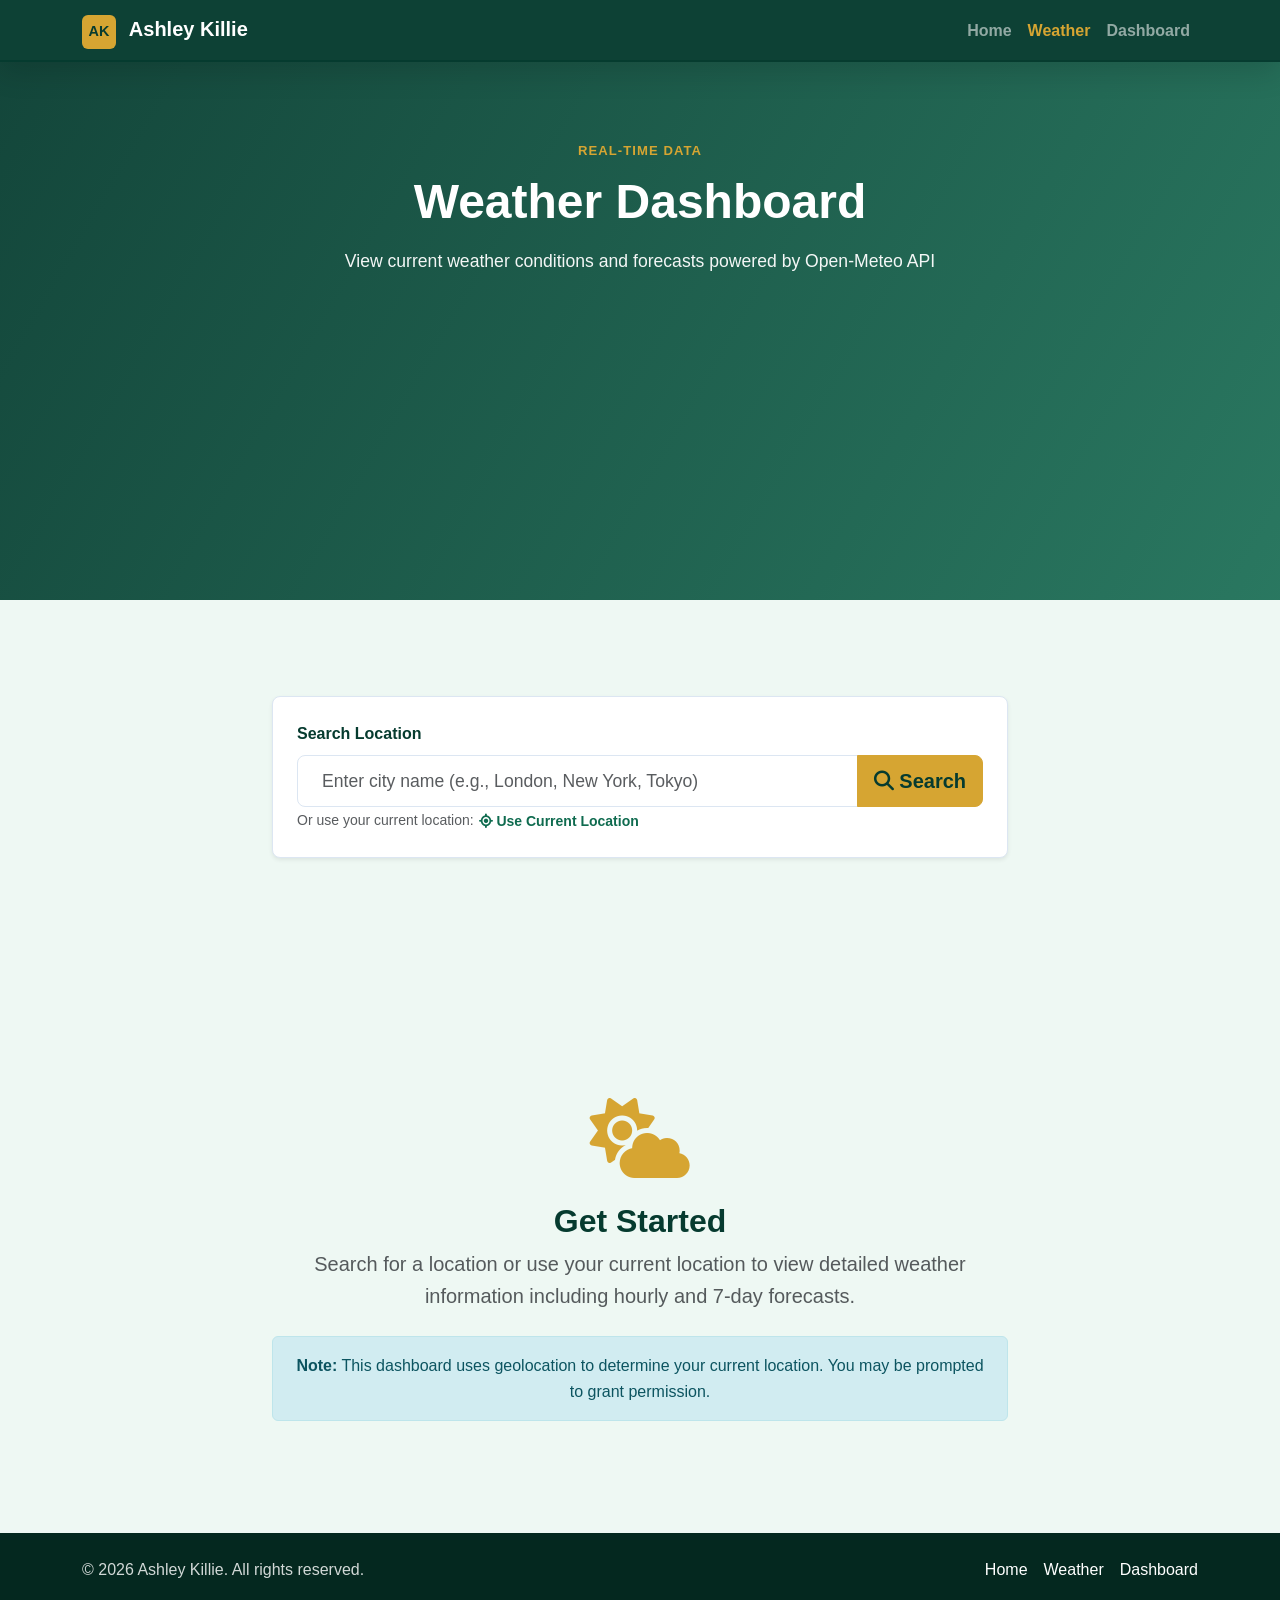
<file: weather-dashboard.html>
<!doctype html>
<html lang="en">
  <head>
    <meta charset="utf-8">
    <meta name="viewport" content="width=device-width, initial-scale=1">
    <meta name="description" content="Weather Dashboard - Real-time weather data from Open-Meteo API">
    <title>Weather Dashboard | Ashley Killie</title>
    <link rel="preconnect" href="https://cdn.jsdelivr.net">
    <link rel="preconnect" href="https://cdnjs.cloudflare.com">
    <link href="https://cdn.jsdelivr.net/npm/bootstrap@5.3.3/dist/css/bootstrap.min.css" rel="stylesheet">
    <link href="https://cdnjs.cloudflare.com/ajax/libs/font-awesome/6.5.2/css/all.min.css" rel="stylesheet">
    <link href="styles.css?v=20260527" rel="stylesheet">
    <link href="weather-dashboard.css" rel="stylesheet">
  </head>
  <body>
    <a class="skip-link" href="#main">Skip to main content</a>

    <header>
      <nav class="navbar navbar-expand-lg fixed-top navbar-dark" aria-label="Primary navigation">
        <div class="container">
          <a class="navbar-brand fw-bold" href="index.html" aria-label="Ashley Killie home">
            <span class="brand-mark">AK</span>
            Ashley Killie
          </a>
          <button class="navbar-toggler" type="button" data-bs-toggle="collapse" data-bs-target="#mainNav" aria-controls="mainNav" aria-expanded="false" aria-label="Toggle navigation">
            <span class="navbar-toggler-icon"></span>
          </button>
          <div class="collapse navbar-collapse" id="mainNav">
            <ul class="navbar-nav ms-auto mb-2 mb-lg-0">
              <li class="nav-item"><a class="nav-link" href="index.html">Home</a></li>
              <li class="nav-item"><a class="nav-link active" href="weather-dashboard.html">Weather</a></li>
              <li class="nav-item"><a class="nav-link" href="dashboard.html">Dashboard</a></li>
            </ul>
          </div>
        </div>
      </nav>
    </header>

    <main id="main" class="weather-main">
      <section class="weather-hero section-padding">
        <div class="container">
          <div class="section-heading">
            <p class="eyebrow">Real-time Data</p>
            <h1>Weather Dashboard</h1>
            <p class="lead">View current weather conditions and forecasts powered by Open-Meteo API</p>
          </div>
        </div>
      </section>

      <section class="weather-content section-padding bg-light-blue">
        <div class="container">
          <!-- Location Search -->
          <div class="row mb-5">
            <div class="col-lg-8 mx-auto">
              <div class="search-card p-4 bg-white rounded-3 shadow-sm">
                <label class="form-label fw-bold" for="locationInput">Search Location</label>
                <div class="input-group input-group-lg">
                  <input 
                    type="text" 
                    class="form-control" 
                    id="locationInput" 
                    placeholder="Enter city name (e.g., London, New York, Tokyo)" 
                    aria-label="Search location"
                  >
                  <button class="btn btn-gold" type="button" id="searchBtn" aria-label="Search weather">
                    <i class="fa-solid fa-magnifying-glass"></i> Search
                  </button>
                </div>
                <small class="form-text text-muted mt-2">
                  Or use your current location: <button type="button" class="btn btn-link btn-sm p-0" id="geolocationBtn">
                    <i class="fa-solid fa-location-crosshairs"></i> Use Current Location
                  </button>
                </small>
              </div>
            </div>
          </div>

          <!-- Loading State -->
          <div id="loadingSpinner" class="text-center d-none">
            <div class="spinner-border text-gold" role="status" aria-label="Loading weather data">
              <span class="visually-hidden">Loading...</span>
            </div>
            <p class="mt-2 text-muted">Fetching weather data...</p>
          </div>

          <!-- Error State -->
          <div id="errorAlert" class="alert alert-danger alert-dismissible fade d-none" role="alert">
            <i class="fa-solid fa-circle-exclamation"></i>
            <strong>Error:</strong> <span id="errorMessage"></span>
            <button type="button" class="btn-close" data-bs-dismiss="alert" aria-label="Close"></button>
          </div>

          <!-- Current Weather Card -->
          <div id="currentWeatherContainer" class="d-none">
            <div class="row mb-4">
              <div class="col-lg-8 mx-auto">
                <div class="weather-card current-weather p-5 bg-white rounded-3 shadow-sm">
                  <div class="row align-items-center">
                    <div class="col-md-6">
                      <h2 id="locationName" class="mb-1">—</h2>
                      <p id="locationCoords" class="text-muted small mb-3">—</p>
                      <div class="weather-temp-display mb-3">
                        <span id="currentTemp" class="weather-temperature">—</span>
                        <span id="weatherIcon" class="weather-icon-large">
                          <i class="fa-solid fa-cloud"></i>
                        </span>
                      </div>
                      <p id="weatherDescription" class="weather-description mb-0">—</p>
                    </div>
                    <div class="col-md-6">
                      <div class="weather-details">
                        <div class="detail-item">
                          <i class="fa-solid fa-droplet text-primary"></i>
                          <div>
                            <span class="detail-label">Humidity</span>
                            <span id="humidity" class="detail-value">—</span>
                          </div>
                        </div>
                        <div class="detail-item">
                          <i class="fa-solid fa-wind text-info"></i>
                          <div>
                            <span class="detail-label">Wind Speed</span>
                            <span id="windSpeed" class="detail-value">—</span>
                          </div>
                        </div>
                        <div class="detail-item">
                          <i class="fa-solid fa-gauge text-warning"></i>
                          <div>
                            <span class="detail-label">Pressure</span>
                            <span id="pressure" class="detail-value">—</span>
                          </div>
                        </div>
                        <div class="detail-item">
                          <i class="fa-solid fa-eye text-secondary"></i>
                          <div>
                            <span class="detail-label">Visibility</span>
                            <span id="visibility" class="detail-value">—</span>
                          </div>
                        </div>
                      </div>
                    </div>
                  </div>
                </div>
              </div>
            </div>
          </div>

          <!-- Hourly Forecast -->
          <div id="hourlyForecastContainer" class="d-none">
            <div class="row mb-4">
              <div class="col-12">
                <h3 class="mb-3">
                  <i class="fa-solid fa-clock"></i> Hourly Forecast (Next 24 Hours)
                </h3>
                <div class="hourly-forecast-scroll">
                  <div id="hourlyForecast" class="hourly-forecast">
                    <!-- Hourly cards will be inserted here -->
                  </div>
                </div>
              </div>
            </div>
          </div>

          <!-- Daily Forecast -->
          <div id="dailyForecastContainer" class="d-none">
            <div class="row">
              <div class="col-12">
                <h3 class="mb-3">
                  <i class="fa-solid fa-calendar-days"></i> 7-Day Forecast
                </h3>
                <div class="row g-3" id="dailyForecast">
                  <!-- Daily forecast cards will be inserted here -->
                </div>
              </div>
            </div>
          </div>

          <!-- Info Section -->
          <div id="infoSection" class="d-none mt-5 pt-5 border-top">
            <div class="row">
              <div class="col-md-6">
                <div class="info-box p-4 bg-white rounded-3 shadow-sm mb-3">
                  <h5 class="mb-3">
                    <i class="fa-solid fa-info-circle text-gold"></i> About This Dashboard
                  </h5>
                  <p class="small text-muted mb-0">
                    This weather dashboard uses the free <strong>Open-Meteo API</strong>, which provides accurate weather data without requiring an API key. Data is updated in real-time with a 10-minute refresh interval.
                  </p>
                </div>
              </div>
              <div class="col-md-6">
                <div class="info-box p-4 bg-white rounded-3 shadow-sm mb-3">
                  <h5 class="mb-3">
                    <i class="fa-solid fa-database text-gold"></i> Data Source
                  </h5>
                  <p class="small text-muted mb-0">
                    Powered by <a href="https://open-meteo.com/" target="_blank" rel="noopener noreferrer">Open-Meteo</a> - A free weather API for open-source projects and non-commercial use.
                  </p>
                </div>
              </div>
            </div>
          </div>
        </div>
      </section>

      <!-- Welcome Section -->
      <section id="welcomeSection" class="section-padding">
        <div class="container">
          <div class="row">
            <div class="col-lg-8 mx-auto text-center">
              <i class="fa-solid fa-cloud-sun fa-5x text-gold mb-4"></i>
              <h2>Get Started</h2>
              <p class="lead text-muted mb-4">
                Search for a location or use your current location to view detailed weather information including hourly and 7-day forecasts.
              </p>
              <div class="alert alert-info" role="alert">
                <strong>Note:</strong> This dashboard uses geolocation to determine your current location. You may be prompted to grant permission.
              </div>
            </div>
          </div>
        </div>
      </section>
    </main>

    <footer class="site-footer">
      <div class="container">
        <div class="footer-content">
          <p>&copy; <span id="year"></span> Ashley Killie. All rights reserved.</p>
          <ul class="footer-links" aria-label="Footer quick links">
            <li><a href="index.html">Home</a></li>
            <li><a href="weather-dashboard.html">Weather</a></li>
            <li><a href="dashboard.html">Dashboard</a></li>
          </ul>
        </div>
      </div>
    </footer>

    <script src="https://cdn.jsdelivr.net/npm/bootstrap@5.3.3/dist/js/bootstrap.bundle.min.js"></script>
    <script src="weather-dashboard.js"></script>
  </body>
</html>
</file>
<file: styles.css>
:root {
  --navy: #063b2f;
  --blue: #0f6b4f;
  --blue-light: #eef8f3;
  --gold: #d6a532;
  --gold-dark: #a97805;
  --ink: #18283a;
  --muted: #627086;
  --white: #ffffff;
  --border: #dce6f2;
  --shadow: 0 18px 45px rgba(6, 59, 47, 0.16);
}

* {
  box-sizing: border-box;
}

html {
  scroll-behavior: smooth;
  scroll-padding-top: 78px;
}

body {
  color: var(--ink);
  font-family: Arial, Helvetica, sans-serif;
  line-height: 1.6;
  overflow-x: hidden;
}

@keyframes fadeSlideUp {
  from {
    opacity: 0;
    transform: translateY(24px);
  }

  to {
    opacity: 1;
    transform: translateY(0);
  }
}

@keyframes floatProfile {
  0%,
  100% {
    transform: translateY(0);
  }

  50% {
    transform: translateY(-10px);
  }
}

@keyframes pulseDot {
  0%,
  100% {
    box-shadow: 0 0 0 2px var(--gold), 0 0 0 0 rgba(214, 165, 50, 0.35);
  }

  50% {
    box-shadow: 0 0 0 2px var(--gold), 0 0 0 10px rgba(214, 165, 50, 0);
  }
}

a {
  color: var(--blue);
}

img {
  max-width: 100%;
}

a:focus-visible,
button:focus-visible {
  outline: 3px solid var(--gold);
  outline-offset: 3px;
}

.skip-link {
  background: var(--gold);
  color: #111;
  font-weight: 700;
  left: 1rem;
  padding: 0.75rem 1rem;
  position: fixed;
  top: -100px;
  z-index: 1100;
}

.skip-link:focus {
  top: 1rem;
}

.navbar {
  background: rgba(6, 59, 47, 0.97);
  box-shadow: 0 10px 30px rgba(0, 0, 0, 0.14);
}

.brand-mark {
  align-items: center;
  background: var(--gold);
  border-radius: 6px;
  color: var(--navy);
  display: inline-flex;
  font-size: 0.9rem;
  height: 34px;
  justify-content: center;
  margin-right: 0.5rem;
  width: 34px;
}

.nav-link {
  font-weight: 600;
}

.nav-link.active,
.nav-link:hover {
  color: var(--gold) !important;
}

.section-padding {
  padding: 96px 0;
}

.hero {
  background:
    linear-gradient(120deg, rgba(6, 59, 47, 0.95), rgba(15, 107, 79, 0.88)),
    url("https://images.unsplash.com/photo-1497366754035-f200968a6e72?auto=format&fit=crop&w=1600&q=80") center/cover;
  background-attachment: fixed;
  color: var(--white);
  min-height: 100vh;
  padding-top: 150px;
}

.hero .eyebrow,
.hero h1,
.hero .lead,
.hero-summary,
.hero-actions {
  animation: fadeSlideUp 700ms ease both;
}

.hero h1 {
  animation-delay: 100ms;
}

.hero .lead {
  animation-delay: 200ms;
}

.hero-summary {
  animation-delay: 300ms;
}

.hero-actions {
  animation-delay: 400ms;
}

.eyebrow {
  color: var(--gold);
  font-size: 0.82rem;
  font-weight: 800;
  letter-spacing: 0.08em;
  margin-bottom: 0.75rem;
  text-transform: uppercase;
}

.hero h1 {
  font-size: clamp(2.6rem, 6vw, 5.4rem);
  font-weight: 800;
  line-height: 1;
  margin-bottom: 1rem;
}

.hero .lead {
  font-size: clamp(1.1rem, 2vw, 1.4rem);
  max-width: 760px;
}

.hero-summary {
  color: rgba(255, 255, 255, 0.88);
  font-size: 1.05rem;
  max-width: 760px;
}

.hero-actions {
  display: flex;
  flex-wrap: wrap;
  gap: 1rem;
  margin-top: 2rem;
}

.btn-gold {
  background: var(--gold);
  border-color: var(--gold);
  color: var(--navy);
  font-weight: 800;
}

.btn-gold:hover {
  background: #e5b94e;
  border-color: #e5b94e;
  color: var(--navy);
}

.profile-card {
  backdrop-filter: blur(14px);
  background: rgba(255, 255, 255, 0.12);
  border: 1px solid rgba(255, 255, 255, 0.24);
  border-radius: 8px;
  box-shadow: var(--shadow);
  animation: floatProfile 5s ease-in-out infinite;
  padding: 2rem;
}

.profile-photo {
  align-items: center;
  display: flex;
  justify-content: center;
  margin: 0 0 1.5rem;
}

.profile-photo img,
.avatar-placeholder {
  align-items: center;
  border-radius: 50%;
  height: 190px;
  object-fit: cover;
  width: 190px;
}

.avatar-placeholder {
  background: var(--gold);
  color: var(--navy);
  display: flex;
  font-size: 4.75rem;
  justify-content: center;
}

.is-hidden {
  display: none !important;
}

.profile-card h2,
.profile-card p {
  color: var(--white);
}

.profile-stats {
  display: grid;
  gap: 1rem;
  grid-template-columns: repeat(3, 1fr);
  margin: 1.5rem 0 0;
}

.profile-stats div {
  border-left: 3px solid var(--gold);
  padding-left: 0.8rem;
}

.profile-stats dt {
  color: var(--gold);
  font-size: 1.5rem;
  font-weight: 800;
}

.profile-stats dd {
  color: rgba(255, 255, 255, 0.82);
  font-size: 0.85rem;
  margin: 0;
}

.bg-light-blue {
  background: var(--blue-light);
}

.bg-navy {
  background: var(--navy);
}

.text-gold {
  color: var(--gold) !important;
}

.section-heading {
  margin: 0 auto 3rem;
  max-width: 720px;
  text-align: center;
}

.section-heading h2,
.strengths h2 {
  color: var(--navy);
  font-size: clamp(2rem, 4vw, 3rem);
  font-weight: 800;
  margin: 0;
}

.skill-card,
.project-card,
.contact-card {
  background: var(--white);
  border: 1px solid var(--border);
  border-radius: 8px;
  box-shadow: 0 12px 28px rgba(6, 59, 47, 0.09);
  height: 100%;
  padding: 1.5rem;
  transition: transform 180ms ease, box-shadow 180ms ease, border-color 180ms ease;
}

.skill-card:hover,
.project-card:hover,
.contact-card:hover {
  border-color: rgba(214, 165, 50, 0.5);
  box-shadow: var(--shadow);
  transform: translateY(-4px);
}

.skill-card:hover i,
.contact-card:hover i,
.project-card:hover .project-icon {
  transform: scale(1.08);
}

.skill-card i,
.contact-card i {
  color: var(--gold);
  font-size: 2rem;
  margin-bottom: 1rem;
  transition: transform 180ms ease;
}

.skill-card h3,
.project-card h3,
.contact-card h3 {
  color: var(--navy);
  font-size: 1.15rem;
  font-weight: 800;
}

.skill-card p,
.project-card p,
.contact-card p,
.timeline-content p {
  color: var(--muted);
  margin-bottom: 0;
}

.timeline {
  margin: 0 auto;
  max-width: 920px;
  position: relative;
}

.timeline::before {
  background: var(--border);
  bottom: 0;
  content: "";
  left: 18px;
  position: absolute;
  top: 0;
  width: 3px;
}

.timeline-item {
  display: grid;
  gap: 1.25rem;
  grid-template-columns: 38px 1fr;
  margin-bottom: 1.5rem;
  position: relative;
}

.timeline-dot {
  background: var(--gold);
  border: 5px solid var(--white);
  border-radius: 50%;
  box-shadow: 0 0 0 2px var(--gold);
  height: 22px;
  margin-left: 8px;
  margin-top: 0.55rem;
  width: 22px;
  z-index: 1;
}

.timeline-item.is-visible .timeline-dot {
  animation: pulseDot 1.7s ease-in-out infinite;
}

.timeline-content {
  background: var(--white);
  border: 1px solid var(--border);
  border-radius: 8px;
  padding: 1.4rem;
}

.timeline-content h3 {
  color: var(--navy);
  font-size: 1.2rem;
  font-weight: 800;
}

.project-icon {
  align-items: center;
  background: var(--blue-light);
  border-radius: 8px;
  color: var(--blue);
  display: flex;
  font-size: 2rem;
  height: 64px;
  justify-content: center;
  margin-bottom: 1.2rem;
  transition: transform 180ms ease;
  width: 64px;
}

.education-table-wrap {
  border: 1px solid var(--border);
  border-radius: 8px;
  box-shadow: 0 12px 28px rgba(6, 59, 47, 0.09);
}

.education-table {
  margin-bottom: 0;
}

.education-table caption {
  color: var(--muted);
  padding: 1rem;
}

.education-table thead th {
  background: var(--navy);
  color: var(--white);
}

.strength-copy {
  color: rgba(255, 255, 255, 0.78);
  font-size: 1.05rem;
}

#strengths h2 {
  color: var(--white);
  font-weight: 800;
}

.strength-list {
  display: grid;
  gap: 1rem;
  list-style: none;
  margin: 0;
  padding: 0;
}

.strength-list li {
  align-items: flex-start;
  background: rgba(255, 255, 255, 0.09);
  border: 1px solid rgba(255, 255, 255, 0.14);
  border-radius: 8px;
  display: flex;
  gap: 0.9rem;
  padding: 1rem;
  transition: background-color 180ms ease, transform 180ms ease;
}

.strength-list li:hover {
  background: rgba(255, 255, 255, 0.14);
  transform: translateX(4px);
}

.motion-reveal {
  opacity: 0;
  transform: translateY(22px);
  transition: opacity 650ms ease, transform 650ms ease;
  transition-delay: var(--motion-delay, 0ms);
  will-change: opacity, transform;
}

.motion-reveal.is-visible {
  opacity: 1;
  transform: translateY(0);
}

.strength-list i {
  color: var(--gold);
  margin-top: 0.25rem;
}

.contact-card {
  text-align: center;
}

.contact-card a {
  font-weight: 700;
  text-decoration: none;
}

.contact-card a:hover {
  text-decoration: underline;
}

.message-form {
  background: var(--white);
  border: 1px solid var(--border);
  border-radius: 8px;
  box-shadow: 0 12px 28px rgba(6, 59, 47, 0.09);
  margin: 2rem auto 0;
  max-width: 920px;
  padding: 1.5rem;
}

.message-form-header {
  margin-bottom: 1.25rem;
}

.message-form-header h3 {
  color: var(--navy);
  font-weight: 800;
  margin: 0;
}

.message-form-actions {
  align-items: center;
  display: flex;
  flex-wrap: wrap;
  gap: 1rem;
  margin-top: 1.25rem;
}

.message-status {
  color: var(--gold-dark);
  font-weight: 700;
  margin: 0;
}

.site-footer {
  background: #04281f;
  color: rgba(255, 255, 255, 0.82);
  padding: 1.5rem 0;
}

.footer-content {
  align-items: center;
  display: flex;
  flex-wrap: wrap;
  gap: 1rem;
  justify-content: space-between;
}

.footer-content p {
  margin: 0;
}

.footer-links {
  display: flex;
  gap: 1rem;
  list-style: none;
  margin: 0;
  padding: 0;
}

.footer-links a {
  color: var(--white);
  text-decoration: none;
}

.footer-links a:hover {
  color: var(--gold);
}

@media (max-width: 1199.98px) {
  .hero {
    background-attachment: scroll;
    min-height: auto;
  }

  .profile-card {
    padding: 1.5rem;
  }
}

@media (max-width: 991.98px) {
  html {
    scroll-padding-top: 72px;
  }

  .section-padding {
    padding: 72px 0;
  }

  .hero {
    min-height: auto;
    padding-top: 122px;
  }

  .hero h1 {
    font-size: 3.8rem;
  }

  .profile-card {
    margin: 0 auto;
    max-width: 560px;
  }

  .profile-stats {
    grid-template-columns: repeat(3, minmax(0, 1fr));
  }

  .section-heading {
    margin-bottom: 2.25rem;
  }

  .message-form {
    max-width: 100%;
  }

  .footer-content {
    align-items: flex-start;
  }
}

@media (max-width: 767.98px) {
  .navbar-brand {
    max-width: calc(100vw - 96px);
    overflow: hidden;
    text-overflow: ellipsis;
    white-space: nowrap;
  }

  .section-padding {
    padding: 58px 0;
  }

  .hero {
    padding-top: 112px;
  }

  .hero h1 {
    font-size: 3.1rem;
  }

  .hero .lead {
    font-size: 1.1rem;
  }

  .hero-summary,
  .strength-copy {
    font-size: 1rem;
  }

  .profile-photo img,
  .avatar-placeholder {
    height: 150px;
    width: 150px;
  }

  .skill-card,
  .project-card,
  .contact-card,
  .timeline-content,
  .message-form {
    padding: 1.2rem;
  }

  .timeline-item {
    gap: 0.9rem;
    grid-template-columns: 30px 1fr;
  }

  .timeline::before {
    left: 14px;
  }

  .timeline-dot {
    height: 18px;
    margin-left: 6px;
    width: 18px;
  }

  .education-table {
    min-width: 640px;
  }

  .message-form-actions {
    align-items: stretch;
    flex-direction: column;
  }

  .message-form-actions .btn {
    width: 100%;
  }
}

@media (max-width: 575.98px) {
  .brand-mark {
    flex: 0 0 34px;
  }

  .hero h1 {
    font-size: 2.55rem;
  }

  .hero-actions .btn {
    width: 100%;
  }

  .profile-card {
    padding: 1.15rem;
  }

  .profile-stats {
    grid-template-columns: 1fr;
  }

  .section-heading h2,
  #strengths h2 {
    font-size: 2rem;
  }

  .strength-list li {
    padding: 0.9rem;
  }

  .footer-content,
  .footer-links {
    align-items: flex-start;
    flex-direction: column;
  }

  .footer-links {
    gap: 0.65rem;
  }
}

@media (max-width: 380px) {
  .hero h1 {
    font-size: 2.25rem;
  }

  .profile-photo img,
  .avatar-placeholder {
    height: 128px;
    width: 128px;
  }
}

@media (prefers-reduced-motion: reduce) {
  *,
  *::before,
  *::after {
    animation-duration: 0.01ms !important;
    animation-iteration-count: 1 !important;
    scroll-behavior: auto !important;
    transition-duration: 0.01ms !important;
  }

  .hero {
    background-attachment: scroll;
  }

  .motion-reveal {
    opacity: 1;
    transform: none;
  }
}
</file>
<file: dashboard.css>
.dashboard-body {
  background: #f2f8f5;
  min-height: 100vh;
  overflow-x: hidden;
}

.login-screen {
  align-items: center;
  background:
    linear-gradient(120deg, rgba(6, 59, 47, 0.95), rgba(15, 107, 79, 0.88)),
    url("https://images.unsplash.com/photo-1497366754035-f200968a6e72?auto=format&fit=crop&w=1600&q=80") center/cover;
  display: flex;
  inset: 0;
  justify-content: center;
  min-height: 100vh;
  padding: 1rem;
  position: fixed;
  z-index: 2000;
}

.login-screen.is-hidden,
.dashboard-private.is-hidden {
  display: none;
}

.login-card {
  background: var(--white);
  border: 1px solid var(--border);
  border-radius: 8px;
  box-shadow: var(--shadow);
  max-width: 420px;
  padding: 2rem;
  width: 100%;
}

.login-card .brand-mark {
  margin-bottom: 1rem;
}

.login-card h1 {
  color: var(--navy);
  font-weight: 800;
  margin-bottom: 0.75rem;
}

.login-help {
  color: var(--muted);
}

.login-error {
  color: #b42318;
  font-weight: 700;
  min-height: 1.5rem;
}

.forgot-login {
  background: transparent;
  border: 0;
  color: var(--blue);
  display: block;
  font-weight: 700;
  margin: 1rem auto 0;
  padding: 0;
  text-decoration: underline;
}

.forgot-login:hover,
.forgot-login:focus {
  color: var(--navy);
}

.login-recovery {
  background: #f4fbf7;
  border: 1px solid var(--border);
  border-radius: 8px;
  color: var(--navy);
  display: none;
  font-weight: 700;
  margin: 1rem 0 0;
  padding: 0.85rem;
}

.login-recovery.is-visible {
  display: block;
}

.dashboard-sidebar {
  background: var(--navy);
  bottom: 0;
  color: var(--white);
  left: 0;
  padding: 1.5rem;
  position: fixed;
  top: 0;
  width: 270px;
  z-index: 10;
}

.dashboard-brand {
  align-items: center;
  color: var(--white);
  display: flex;
  font-size: 1.1rem;
  font-weight: 800;
  margin-bottom: 2rem;
  text-decoration: none;
}

.dashboard-sidebar nav {
  display: grid;
  gap: 0.4rem;
}

.dashboard-sidebar nav a {
  align-items: center;
  border-radius: 8px;
  color: rgba(255, 255, 255, 0.84);
  display: flex;
  gap: 0.8rem;
  padding: 0.85rem 1rem;
  text-decoration: none;
}

.dashboard-sidebar nav a:hover,
.dashboard-sidebar nav a:focus {
  background: rgba(255, 255, 255, 0.1);
  color: var(--gold);
}

.dashboard-shell {
  margin-left: 270px;
}

.dashboard-topbar {
  align-items: center;
  background: var(--white);
  border-bottom: 1px solid var(--border);
  display: flex;
  gap: 1rem;
  justify-content: space-between;
  padding: 1.25rem 2rem;
  position: sticky;
  top: 0;
  z-index: 5;
}

.dashboard-topbar h1,
.dashboard-card h2 {
  color: var(--navy);
  font-weight: 800;
  margin: 0;
}

.dashboard-topbar h1 {
  font-size: 1.7rem;
}

.topbar-actions {
  display: flex;
  flex-wrap: wrap;
  gap: 0.75rem;
}

.dashboard-main {
  display: grid;
  gap: 1.5rem;
  padding: 2rem;
}

.dashboard-footer {
  padding: 1.25rem 2rem;
}

.dashboard-stats {
  display: grid;
  gap: 1rem;
  grid-template-columns: repeat(4, minmax(0, 1fr));
}

.dashboard-stats article,
.dashboard-card {
  background: var(--white);
  border: 1px solid var(--border);
  border-radius: 8px;
  box-shadow: 0 10px 25px rgba(6, 59, 47, 0.08);
}

.dashboard-stats article {
  padding: 1.25rem;
}

.dashboard-stats span {
  color: var(--blue);
  display: block;
  font-size: 2rem;
  font-weight: 800;
  line-height: 1;
}

.dashboard-stats p {
  color: var(--muted);
  margin: 0.4rem 0 0;
}

.dashboard-card {
  padding: 1.5rem;
}

.dashboard-card-header {
  align-items: center;
  display: flex;
  gap: 1rem;
  justify-content: space-between;
  margin-bottom: 1.25rem;
}

.dashboard-grid {
  display: grid;
  gap: 1.5rem;
  grid-template-columns: repeat(2, minmax(0, 1fr));
}

.editable-list {
  display: grid;
  gap: 1rem;
}

.footer-links-editor {
  margin-top: 1rem;
}

.editable-item {
  background: #f4fbf7;
  border: 1px solid var(--border);
  border-radius: 8px;
  padding: 1rem;
}

.editable-item-header {
  align-items: center;
  display: flex;
  justify-content: space-between;
  margin-bottom: 0.8rem;
}

.editable-item-header strong {
  color: var(--navy);
}

.field-grid {
  display: grid;
  gap: 0.75rem;
  grid-template-columns: repeat(2, minmax(0, 1fr));
}

.field-grid .wide {
  grid-column: 1 / -1;
}

.status-message {
  color: var(--gold-dark);
  font-weight: 700;
  margin: 0;
}

@media (max-width: 991.98px) {
  .login-screen {
    align-items: flex-start;
    overflow-y: auto;
  }

  .dashboard-sidebar {
    position: static;
    width: auto;
  }

  .dashboard-brand {
    margin-bottom: 1rem;
  }

  .dashboard-sidebar nav {
    grid-template-columns: repeat(3, minmax(0, 1fr));
  }

  .dashboard-sidebar nav a {
    justify-content: center;
  }

  .dashboard-shell {
    margin-left: 0;
  }

  .dashboard-topbar,
  .dashboard-card-header {
    align-items: flex-start;
    flex-direction: column;
  }

  .dashboard-stats,
  .dashboard-grid {
    grid-template-columns: 1fr;
  }

  .dashboard-stats {
    grid-template-columns: repeat(2, minmax(0, 1fr));
  }
}

@media (max-width: 575.98px) {
  .login-card {
    padding: 1.25rem;
  }

  .dashboard-main,
  .dashboard-topbar,
  .dashboard-footer,
  .dashboard-sidebar {
    padding: 1rem;
  }

  .dashboard-sidebar nav {
    grid-template-columns: 1fr;
  }

  .dashboard-sidebar nav a {
    justify-content: flex-start;
  }

  .dashboard-topbar h1 {
    font-size: 1.35rem;
  }

  .topbar-actions,
  .topbar-actions .btn {
    width: 100%;
  }

  .dashboard-stats {
    grid-template-columns: 1fr;
  }

  .dashboard-card {
    padding: 1rem;
  }

  .editable-item-header {
    align-items: flex-start;
    flex-direction: column;
    gap: 0.75rem;
  }

  .editable-item-header .btn {
    width: 100%;
  }

  .field-grid {
    grid-template-columns: 1fr;
  }
}
</file>
<file: digital-clock.css>
/* Digital Clock Styles - Matching Portfolio Color Scheme */

:root {
  --navy: #063b2f;
  --blue: #0f6b4f;
  --blue-light: #eef8f3;
  --gold: #d6a532;
  --gold-dark: #a97805;
  --ink: #18283a;
  --muted: #627086;
  --white: #ffffff;
  --border: #dce6f2;
  --shadow: 0 18px 45px rgba(6, 59, 47, 0.16);
}

.clock-main {
  padding-top: 60px;
}

.clock-hero {
  background:
    linear-gradient(120deg, rgba(6, 59, 47, 0.95), rgba(15, 107, 79, 0.88)),
    url("https://images.unsplash.com/photo-1497366754035-f200968a6e72?auto=format&fit=crop&w=1600&q=80") center/cover;
  background-attachment: fixed;
  color: var(--white);
  text-align: center;
  padding: 80px 0 !important;
  min-height: 60vh;
}

.clock-hero .section-heading h1 {
  color: var(--white);
  font-size: clamp(2.2rem, 4vw, 3rem);
  font-weight: 800;
  margin-bottom: 1rem;
}

.clock-hero .eyebrow {
  color: var(--gold);
  font-size: 0.82rem;
  font-weight: 800;
  letter-spacing: 0.08em;
  text-transform: uppercase;
}

.clock-hero .lead {
  font-size: 1.1rem;
  opacity: 0.95;
}

/* Primary Clock Card */
.primary-clock-card {
  background: var(--white);
  border: 1px solid var(--border);
  border-radius: 8px;
  box-shadow: var(--shadow);
  transition: all 180ms ease;
}

.primary-clock-card:hover {
  box-shadow: 0 18px 45px rgba(6, 59, 47, 0.16);
  border-color: var(--gold);
  transform: translateY(-2px);
}

.primary-clock-card h2 {
  color: var(--navy);
  font-weight: 800;
}

/* Primary Clock Display */
.primary-clock {
  text-align: center;
}

.clock-display {
  background: linear-gradient(135deg, var(--navy), var(--blue));
  border-radius: 8px;
  padding: 40px;
  margin: 20px 0;
  box-shadow: var(--shadow);
}

.clock-time {
  font-family: 'Courier New', monospace;
  font-size: 4rem;
  font-weight: 700;
  color: var(--gold);
  display: block;
  letter-spacing: 4px;
  text-shadow: 0 4px 12px rgba(0, 0, 0, 0.3);
}

.clock-date {
  font-size: 1.1rem;
  color: var(--muted);
  margin-top: 1rem;
  font-weight: 600;
}

/* Clock Details */
.clock-details {
  display: grid;
  grid-template-columns: repeat(3, 1fr);
  gap: 1.5rem;
  margin-top: 2rem;
}

.detail {
  padding: 1rem;
  background: var(--blue-light);
  border-radius: 8px;
  border-left: 3px solid var(--gold);
  transition: all 180ms ease;
}

.detail:hover {
  box-shadow: var(--shadow);
}

.detail .label {
  display: block;
  font-size: 0.75rem;
  color: var(--muted);
  text-transform: uppercase;
  letter-spacing: 0.5px;
  margin-bottom: 0.5rem;
  font-weight: 600;
}

.detail .value {
  display: block;
  font-size: 1.25rem;
  font-weight: 700;
  color: var(--navy);
  font-family: 'Courier New', monospace;
}

/* Timezone Selector Card */
.timezone-selector-card {
  background: var(--white);
  border: 1px solid var(--border);
  border-radius: 8px;
  box-shadow: 0 12px 28px rgba(6, 59, 47, 0.09);
  transition: all 180ms ease;
}

.timezone-selector-card:hover {
  border-color: var(--gold);
  box-shadow: var(--shadow);
}

.timezone-selector-card .form-select {
  border: 1px solid var(--border);
  font-size: 1.1rem;
  padding: 0.75rem 1.5rem;
  color: var(--ink);
}

.timezone-selector-card .form-select:focus {
  border-color: var(--gold);
  box-shadow: 0 0 0 0.2rem rgba(214, 165, 50, 0.25);
  color: var(--ink);
}

.timezone-selector-card .form-label {
  color: var(--navy);
  font-weight: 700;
}

.btn-gold {
  background: var(--gold);
  border-color: var(--gold);
  color: var(--navy);
  font-weight: 700;
  transition: all 180ms ease;
}

.btn-gold:hover {
  background: #e5b94e;
  border-color: #e5b94e;
  color: var(--navy);
}

.btn-outline-gold {
  border: 2px solid var(--gold);
  color: var(--gold);
  font-weight: 700;
}

.btn-outline-gold:hover {
  background-color: var(--gold);
  border-color: var(--gold);
  color: var(--navy);
}

/* Timezone Cards Grid */
#activeTimezonesContainer {
  display: grid;
  grid-template-columns: repeat(auto-fill, minmax(280px, 1fr));
  gap: 2rem;
}

.timezone-card {
  background: var(--white);
  border: 1px solid var(--border);
  border-radius: 8px;
  padding: 1.5rem;
  box-shadow: 0 12px 28px rgba(6, 59, 47, 0.09);
  transition: all 180ms ease;
  border-left: 3px solid var(--gold);
  position: relative;
}

.timezone-card:hover {
  box-shadow: var(--shadow);
  transform: translateY(-4px);
  border-color: var(--gold);
}

.timezone-card .remove-btn {
  position: absolute;
  top: 1rem;
  right: 1rem;
  background: var(--blue-light);
  border: none;
  border-radius: 50%;
  width: 32px;
  height: 32px;
  display: flex;
  align-items: center;
  justify-content: center;
  cursor: pointer;
  transition: all 180ms ease;
  color: var(--muted);
  font-weight: 700;
}

.timezone-card .remove-btn:hover {
  background: #e74c3c;
  color: var(--white);
}

.timezone-name {
  font-size: 0.85rem;
  color: var(--muted);
  margin-bottom: 0.5rem;
  text-transform: uppercase;
  letter-spacing: 0.5px;
  font-weight: 700;
}

.timezone-time {
  font-family: 'Courier New', monospace;
  font-size: 2.5rem;
  font-weight: 700;
  color: var(--gold);
  margin: 1rem 0;
  line-height: 1;
}

.timezone-date {
  font-size: 0.95rem;
  color: var(--muted);
  margin-bottom: 1rem;
  font-weight: 600;
}

.timezone-info {
  display: flex;
  justify-content: space-between;
  font-size: 0.85rem;
  color: var(--muted);
  padding-top: 1rem;
  border-top: 1px solid var(--border);
}

.timezone-info span {
  display: flex;
  align-items: center;
  gap: 0.5rem;
  font-weight: 600;
}

.timezone-info i {
  color: var(--blue);
}

/* Quick Add Buttons */
.quick-add-buttons {
  display: grid;
  grid-template-columns: repeat(auto-fit, minmax(200px, 1fr));
  gap: 1rem;
}

.quick-add-btn {
  padding: 0.75rem 1.5rem;
  font-size: 1rem;
  transition: all 180ms ease;
  border-width: 2px;
  font-weight: 700;
}

.quick-add-btn:hover {
  transform: translateY(-2px);
  box-shadow: 0 12px 28px rgba(6, 59, 47, 0.09);
}

/* Info Boxes */
.info-box {
  background: var(--white);
  border: 1px solid var(--border);
  border-left: 3px solid var(--gold);
  border-radius: 8px;
  transition: all 180ms ease;
}

.info-box:hover {
  box-shadow: var(--shadow);
  transform: translateX(4px);
}

.info-box h5 {
  color: var(--navy);
  font-weight: 700;
}

.info-box p {
  color: var(--muted);
}

.info-box a {
  color: var(--blue);
  font-weight: 700;
  text-decoration: none;
}

.info-box a:hover {
  color: var(--gold);
  text-decoration: underline;
}

/* Section Backgrounds */
.bg-light-blue {
  background: var(--blue-light);
}

/* Animation */
@keyframes fadeIn {
  from {
    opacity: 0;
    transform: translateY(10px);
  }
  to {
    opacity: 1;
    transform: translateY(0);
  }
}

.timezone-card {
  animation: fadeIn 0.5s ease-in-out;
}

/* Responsive Design */
@media (max-width: 768px) {
  .clock-hero {
    padding: 50px 0 !important;
  }

  .clock-hero .section-heading h1 {
    font-size: 2rem;
  }

  .clock-time {
    font-size: 2.5rem;
  }

  .clock-details {
    grid-template-columns: 1fr;
    gap: 1rem;
  }

  .timezone-time {
    font-size: 2rem;
  }

  .quick-add-buttons {
    grid-template-columns: repeat(auto-fit, minmax(150px, 1fr));
  }
}

@media (max-width: 576px) {
  .clock-hero {
    padding: 40px 0 !important;
  }

  .clock-hero .section-heading h1 {
    font-size: 1.75rem;
  }

  .primary-clock-card {
    padding: 1.5rem !important;
  }

  .clock-display {
    padding: 2rem;
  }

  .clock-time {
    font-size: 2rem;
    letter-spacing: 2px;
  }

  #activeTimezonesContainer {
    grid-template-columns: 1fr;
    gap: 1.5rem;
  }

  .timezone-time {
    font-size: 1.75rem;
  }

  .quick-add-buttons {
    grid-template-columns: 1fr;
  }

  .quick-add-btn {
    padding: 0.6rem 1.2rem;
    font-size: 0.95rem;
  }
}
</file>
<file: weather-dashboard.css>
/* Weather Dashboard Styles - Matching Portfolio Color Scheme */

:root {
  --navy: #063b2f;
  --blue: #0f6b4f;
  --blue-light: #eef8f3;
  --gold: #d6a532;
  --gold-dark: #a97805;
  --ink: #18283a;
  --muted: #627086;
  --white: #ffffff;
  --border: #dce6f2;
  --shadow: 0 18px 45px rgba(6, 59, 47, 0.16);
}

.weather-main {
  padding-top: 60px;
}

.weather-hero {
  background:
    linear-gradient(120deg, rgba(6, 59, 47, 0.95), rgba(15, 107, 79, 0.88)),
    url("https://images.unsplash.com/photo-1497366754035-f200968a6e72?auto=format&fit=crop&w=1600&q=80") center/cover;
  background-attachment: fixed;
  color: var(--white);
  text-align: center;
  padding: 80px 0 !important;
  min-height: 60vh;
}

.weather-hero .section-heading h1 {
  color: var(--white);
  font-size: clamp(2.2rem, 4vw, 3rem);
  font-weight: 800;
  margin-bottom: 1rem;
}

.weather-hero .eyebrow {
  color: var(--gold);
  font-size: 0.82rem;
  font-weight: 800;
  letter-spacing: 0.08em;
  text-transform: uppercase;
}

.weather-hero .lead {
  font-size: 1.1rem;
  opacity: 0.95;
}

/* Search Card */
.search-card {
  background: var(--white);
  border: 1px solid var(--border);
  border-radius: 8px;
  box-shadow: 0 12px 28px rgba(6, 59, 47, 0.09);
  transition: all 180ms ease;
}

.search-card:hover {
  box-shadow: var(--shadow);
  border-color: var(--gold);
}

.search-card .form-label {
  color: var(--navy);
  font-weight: 700;
}

.search-card .input-group-lg .form-control {
  border: 1px solid var(--border);
  font-size: 1.1rem;
  padding: 0.75rem 1.5rem;
  color: var(--ink);
}

.search-card .input-group-lg .form-control:focus {
  border-color: var(--gold);
  box-shadow: 0 0 0 0.2rem rgba(214, 165, 50, 0.25);
  color: var(--ink);
}

.btn-gold {
  background-color: var(--gold);
  border-color: var(--gold);
  color: var(--navy);
  font-weight: 700;
  transition: all 180ms ease;
}

.btn-gold:hover {
  background-color: #e5b94e;
  border-color: #e5b94e;
  color: var(--navy);
}

.btn-link {
  color: var(--blue);
  text-decoration: none;
  font-weight: 700;
}

.btn-link:hover {
  color: var(--gold);
  text-decoration: underline;
}

/* Loading Spinner */
#loadingSpinner {
  padding: 60px 20px;
  text-align: center;
}

.spinner-border {
  width: 4rem;
  height: 4rem;
  border-width: 0.4rem;
  color: var(--gold);
}

.spinner-border + p {
  color: var(--muted);
  margin-top: 1rem;
}

/* Weather Card */
.weather-card {
  background: var(--white);
  border: 1px solid var(--border);
  border-left: 3px solid var(--gold);
  border-radius: 8px;
  box-shadow: 0 12px 28px rgba(6, 59, 47, 0.09);
  transition: all 180ms ease;
}

.weather-card:hover {
  box-shadow: var(--shadow);
  transform: translateY(-2px);
}

.current-weather {
  background: var(--white);
}

/* Temperature Display */
.weather-temp-display {
  display: flex;
  align-items: center;
  gap: 2rem;
  margin: 1.5rem 0;
  justify-content: center;
}

.weather-temperature {
  font-size: 4rem;
  font-weight: 700;
  color: var(--navy);
  line-height: 1;
  font-family: 'Courier New', monospace;
}

.weather-icon-large {
  font-size: 5rem;
  color: var(--gold);
  display: flex;
  align-items: center;
  justify-content: center;
}

.weather-description {
  font-size: 1.25rem;
  color: var(--muted);
  text-transform: capitalize;
  font-weight: 600;
}

/* Weather Details */
.weather-details {
  display: grid;
  grid-template-columns: 1fr 1fr;
  gap: 1.5rem;
  margin-top: 2rem;
}

.detail-item {
  display: flex;
  align-items: center;
  gap: 1rem;
  padding: 1rem;
  background: var(--blue-light);
  border-radius: 8px;
  border-left: 3px solid var(--gold);
  transition: all 180ms ease;
}

.detail-item:hover {
  box-shadow: var(--shadow);
}

.detail-item i {
  font-size: 1.5rem;
  color: var(--blue);
}

.detail-label {
  display: block;
  font-size: 0.75rem;
  color: var(--muted);
  text-transform: uppercase;
  letter-spacing: 0.5px;
  margin-bottom: 0.25rem;
  font-weight: 600;
}

.detail-value {
  display: block;
  font-size: 1.25rem;
  font-weight: 700;
  color: var(--navy);
}

/* Hourly Forecast */
.hourly-forecast-scroll {
  overflow-x: auto;
  padding: 1rem 0;
  margin: 0 -1rem;
  padding-left: 1rem;
  padding-right: 1rem;
}

.hourly-forecast {
  display: flex;
  gap: 1rem;
  min-width: min-content;
}

.hourly-card {
  flex: 0 0 140px;
  background: var(--white);
  border: 1px solid var(--border);
  border-radius: 8px;
  padding: 1.25rem;
  text-align: center;
  box-shadow: 0 12px 28px rgba(6, 59, 47, 0.09);
  transition: all 180ms ease;
  border-top: 3px solid transparent;
}

.hourly-card:hover {
  box-shadow: var(--shadow);
  transform: translateY(-4px);
  border-top-color: var(--gold);
}

.hourly-time {
  font-size: 0.9rem;
  color: var(--muted);
  font-weight: 700;
  margin-bottom: 0.5rem;
}

.hourly-icon {
  font-size: 2rem;
  margin: 0.5rem 0;
  color: var(--gold);
}

.hourly-temp {
  font-size: 1.25rem;
  font-weight: 700;
  color: var(--navy);
  margin-bottom: 0.25rem;
  font-family: 'Courier New', monospace;
}

.hourly-description {
  font-size: 0.75rem;
  color: var(--muted);
  text-transform: capitalize;
  font-weight: 600;
}

.hourly-wind {
  font-size: 0.75rem;
  color: var(--muted);
  margin-top: 0.5rem;
}

/* Daily Forecast */
.daily-card {
  background: var(--white);
  border: 1px solid var(--border);
  border-radius: 8px;
  padding: 1.5rem;
  text-align: center;
  box-shadow: 0 12px 28px rgba(6, 59, 47, 0.09);
  transition: all 180ms ease;
  border-top: 3px solid transparent;
}

.daily-card:hover {
  box-shadow: var(--shadow);
  transform: translateY(-4px);
  border-top-color: var(--gold);
}

.daily-date {
  font-size: 0.9rem;
  color: var(--muted);
  font-weight: 700;
  margin-bottom: 0.75rem;
}

.daily-icon {
  font-size: 2.5rem;
  margin-bottom: 0.75rem;
  color: var(--gold);
}

.daily-temps {
  display: flex;
  justify-content: center;
  gap: 1rem;
  margin-bottom: 0.75rem;
}

.temp-max {
  font-size: 1.25rem;
  font-weight: 700;
  color: var(--navy);
  font-family: 'Courier New', monospace;
}

.temp-min {
  font-size: 1.25rem;
  font-weight: 600;
  color: var(--muted);
  font-family: 'Courier New', monospace;
}

.daily-description {
  font-size: 0.85rem;
  color: var(--muted);
  text-transform: capitalize;
  font-weight: 600;
}

.daily-rain {
  font-size: 0.8rem;
  color: var(--blue);
  margin-top: 0.5rem;
  display: flex;
  align-items: center;
  justify-content: center;
  gap: 0.25rem;
  font-weight: 600;
}

/* Info Section */
.info-box {
  background: var(--white);
  border: 1px solid var(--border);
  border-left: 3px solid var(--gold);
  border-radius: 8px;
  transition: all 180ms ease;
}

.info-box:hover {
  box-shadow: var(--shadow);
  transform: translateX(4px);
}

.info-box h5 {
  color: var(--navy);
  font-weight: 700;
}

.info-box p {
  color: var(--muted);
}

.info-box a {
  color: var(--blue);
  font-weight: 700;
  text-decoration: none;
}

.info-box a:hover {
  color: var(--gold);
  text-decoration: underline;
}

/* Welcome Section */
#welcomeSection {
  background: var(--blue-light);
}

#welcomeSection h2 {
  color: var(--navy);
  font-weight: 800;
}

#welcomeSection .lead {
  color: var(--muted);
}

/* Alert Styling */
.alert-info {
  background: #d1ecf1;
  border: 1px solid #bee5eb;
  color: #0c5460;
}

.alert-danger {
  background: #f8d7da;
  border: 1px solid #f5c6cb;
  color: #721c24;
}

.alert-danger .btn-close {
  filter: brightness(0.5);
}

/* Responsive Design */
@media (max-width: 768px) {
  .weather-hero {
    padding: 50px 0 !important;
  }

  .weather-hero .section-heading h1 {
    font-size: 2rem;
  }

  .weather-temp-display {
    gap: 1rem;
  }

  .weather-temperature {
    font-size: 3rem;
  }

  .weather-icon-large {
    font-size: 3.5rem;
  }

  .weather-details {
    grid-template-columns: 1fr;
    gap: 1rem;
  }

  .detail-item {
    padding: 0.75rem;
  }

  .detail-label {
    font-size: 0.7rem;
  }

  .detail-value {
    font-size: 1rem;
  }

  .hourly-card {
    flex: 0 0 120px;
    padding: 1rem;
  }

  .hourly-time {
    font-size: 0.8rem;
  }

  .hourly-icon {
    font-size: 1.5rem;
  }

  .hourly-temp {
    font-size: 1rem;
  }

  .hourly-description {
    font-size: 0.7rem;
  }
}

@media (max-width: 576px) {
  .weather-hero {
    padding: 40px 0 !important;
  }

  .weather-hero .section-heading h1 {
    font-size: 1.75rem;
  }

  .weather-card {
    padding: 1.5rem !important;
  }

  .weather-temperature {
    font-size: 2.5rem;
  }

  .weather-icon-large {
    font-size: 3rem;
  }

  .search-card {
    padding: 1.5rem !important;
  }

  .input-group-lg .form-control,
  .input-group-lg .btn {
    font-size: 1rem;
    padding: 0.625rem 1rem;
  }

  .hourly-card {
    flex: 0 0 110px;
    padding: 0.75rem;
  }

  .daily-card {
    padding: 1rem;
  }
}

/* Scrollbar Styling */
.hourly-forecast-scroll::-webkit-scrollbar {
  height: 6px;
}

.hourly-forecast-scroll::-webkit-scrollbar-track {
  background: var(--blue-light);
  border-radius: 10px;
}

.hourly-forecast-scroll::-webkit-scrollbar-thumb {
  background: var(--gold);
  border-radius: 10px;
}

.hourly-forecast-scroll::-webkit-scrollbar-thumb:hover {
  background: #e5b94e;
}

/* Animation */
@keyframes fadeIn {
  from {
    opacity: 0;
    transform: translateY(10px);
  }
  to {
    opacity: 1;
    transform: translateY(0);
  }
}

.weather-card,
.hourly-card,
.daily-card {
  animation: fadeIn 0.5s ease-in-out;
}
</file>
